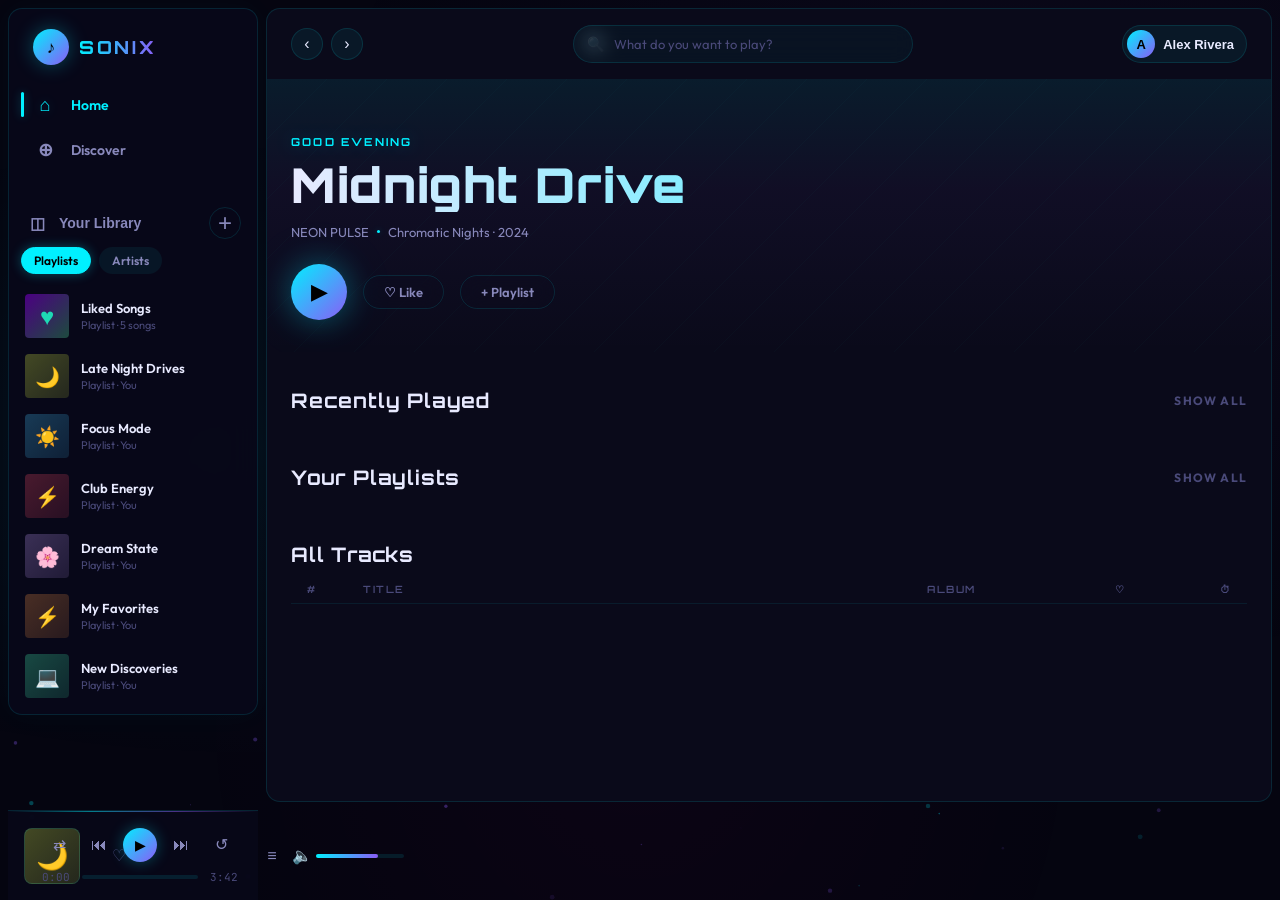
<file: index.html>
<!DOCTYPE html>
<html lang="en">
<head>
  <meta charset="UTF-8"/>
  <meta name="viewport" content="width=device-width, initial-scale=1.0"/>
  <meta name="description" content="SONIX — A futuristic music player experience. Discover, play, and feel the future of sound."/>
  <title>SONIX — Home</title>
  <link rel="stylesheet" href="styles/global.css"/>
</head>
<body>
<canvas id="particleCanvas"></canvas>
<div class="sidebar-overlay" onclick="closeMobileSidebar()"></div>
<div class="app-layout">

  <!-- SIDEBAR (injected by JS) -->
  <div id="sidebarMount"></div>

  <!-- MAIN -->
  <div class="main-area">
    <div class="topbar" id="topbar">
      <div class="topbar-left">
        <button class="mobile-menu-btn" onclick="toggleSidebar()" aria-label="Menu">☰</button>
        <button class="nav-arrow" onclick="history.back()">‹</button>
        <button class="nav-arrow" onclick="history.forward()">›</button>
      </div>
      <div class="topbar-search">
        <span class="search-icon-label">🔍</span>
        <input class="search-input" id="searchInput" type="text" placeholder="What do you want to play?" oninput="filterTracks(this.value)"/>
      </div>
      <div class="topbar-right">
        <button class="user-btn">
          <div class="user-av">A</div>
          <span class="user-lbl">Alex Rivera</span>
        </button>
      </div>
    </div>

    <div class="page-scroll" id="pageScroll">

      <!-- Hero gradient based on current track -->
      <div class="page-hero" id="pageHero" style="--hero-color:#1d4b3e;">
        <div id="heroContent">
          <div class="hero-label">Good evening</div>
          <h1 class="hero-h1" id="heroTitle">Midnight Drive</h1>
          <div class="hero-sub">
            <span id="heroArtist">NEON PULSE</span>
            <span class="hero-dot"></span>
            <span id="heroAlbum">Chromatic Nights · 2024</span>
          </div>
          <div class="hero-actions">
            <button class="btn-play-big" onclick="togglePlay()" id="heroPlayBtn">▶</button>
            <button class="btn-ghost" onclick="toggleLikeHero()" id="heroLikeBtn">♡ Like</button>
            <button class="btn-ghost" onclick="openCreateModal()">+ Playlist</button>
          </div>
        </div>
      </div>

      <!-- Recently Played -->
      <div class="section-head">
        <h2 class="section-title">Recently Played</h2>
        <button class="show-all-btn" onclick="toggleShowAll()">Show all</button>
      </div>
      <div class="card-grid" id="recentGrid"></div>

      <!-- Your Playlists -->
      <div class="section-head">
        <h2 class="section-title">Your Playlists</h2>
        <button class="show-all-btn" onclick="window.location.href='playlist.html'">Show all</button>
      </div>
      <div class="card-grid" id="playlistGrid"></div>

      <!-- All Tracks -->
      <div class="section-head">
        <h2 class="section-title" id="tracklistTitle">All Tracks</h2>
      </div>
      <div class="tl-head">
        <div class="tl-col">#</div>
        <div class="tl-col">Title</div>
        <div class="tl-col">Album</div>
        <div class="tl-col">♡</div>
        <div class="tl-col right">⏱</div>
      </div>
      <div id="trackList"></div>

    </div>
  </div>

  <!-- PLAYER BAR (injected by JS) -->
  <div id="playerMount"></div>
  <!-- BOTTOM NAV (injected by JS) -->
  <div id="bottomNavMount"></div>
</div>

<!-- Create Playlist Modal -->
<div class="modal-overlay" id="createModal" onclick="closeModalBg(event)">
  <div class="modal-box">
    <div class="modal-title">Create playlist</div>
    <input type="text" class="modal-input" id="plNameInput" placeholder="My Playlist #1"/>
    <input type="text" class="modal-input" id="plDescInput" placeholder="Add an optional description"/>
    <div class="modal-acts">
      <button class="btn-cancel-m" onclick="closeModal()">Cancel</button>
      <button class="btn-create-m" onclick="createPlaylist()">Create</button>
    </div>
  </div>
</div>

<script src="scripts/data.js"></script>
<script src="scripts/layout.js"></script>
<script src="scripts/player.js"></script>
<script>
document.addEventListener('DOMContentLoaded', () => {
  document.getElementById('sidebarMount').innerHTML = renderSidebar('home');
  document.getElementById('playerMount').innerHTML = renderPlayerBar();
  document.getElementById('bottomNavMount').innerHTML = renderBottomNav('home');

  updateHero();
  renderRecentGrid();
  renderPlaylistGrid();
  renderTrackList(TRACKS);
});

function updateHero() {
  const track = appState.queue[appState.currentTrackIndex] || TRACKS[0];
  document.getElementById('heroTitle').textContent = track.title;
  document.getElementById('heroArtist').textContent = track.artist;
  document.getElementById('heroAlbum').textContent = `${track.album} · ${track.year}`;
  document.getElementById('pageHero').style.setProperty('--hero-color', hexToRgb(track.color));
  document.getElementById('heroPlayBtn').textContent = appState.isPlaying ? '⏸' : '▶';
  const likeBtn = document.getElementById('heroLikeBtn');
  likeBtn.textContent = track.liked ? '♥ Liked' : '♡ Like';
  likeBtn.style.color = track.liked ? 'var(--accent)' : '';
}

function hexToRgb(hex) {
  const r = parseInt(hex.slice(1,3),16), g = parseInt(hex.slice(3,5),16), b = parseInt(hex.slice(5,7),16);
  return `rgb(${Math.round(r*0.15)}, ${Math.round(g*0.3)}, ${Math.round(b*0.25)})`;
}

function renderRecentGrid() {
  const recent = [...TRACKS].slice(0,6);
  document.getElementById('recentGrid').innerHTML = recent.map((track,i) => `
    <div class="music-card fade-up" style="animation-delay:${i*0.05}s" onclick="playTrack(${i})">
      <div class="card-art" style="background: linear-gradient(135deg,${track.color}44,${track.color}11)">
        ${track.emoji}
        <button class="card-play" onclick="event.stopPropagation();playTrack(${i})">▶</button>
      </div>
      <div class="card-title">${track.title}</div>
      <div class="card-sub">${track.artist} · ${track.genre}</div>
    </div>
  `).join('');
}

function renderPlaylistGrid() {
  document.getElementById('playlistGrid').innerHTML = PLAYLISTS.slice(0,6).map((pl,i) => {
    const ft = TRACKS.find(t => t.id === pl.trackIds[0]);
    return `
    <div class="music-card fade-up" style="animation-delay:${i*0.05}s" onclick="playPlaylistCard(${pl.id})">
      <div class="card-art" style="background: linear-gradient(135deg,${pl.color}44,${pl.color}11)">
        ${ft?.emoji || '🎵'}
        <button class="card-play" onclick="event.stopPropagation();playPlaylistCard(${pl.id})">▶</button>
      </div>
      <div class="card-title">${pl.name}</div>
      <div class="card-sub">${pl.trackIds.length} tracks · ${pl.tag}</div>
    </div>`
  }).join('');
}

let filteredTracks = TRACKS;
function renderTrackList(tracks) {
  filteredTracks = tracks;
  document.getElementById('trackList').innerHTML = tracks.map((track, i) => {
    const isPlaying = appState.queue[appState.currentTrackIndex]?.id === track.id && appState.isPlaying;
    return `
    <div class="track-row ${appState.queue[appState.currentTrackIndex]?.id === track.id ? 'now-playing' : ''}" onclick="playTrackById(${track.id})">
      <div class="tr-num-wrap">
        <span class="tr-num">${isPlaying ? '' : (i+1)}</span>
        <span class="tr-play-ico">${isPlaying ? '<div class="eq"><span></span><span></span><span></span></div>' : '▶'}</span>
      </div>
      <div class="tr-info">
        <div class="tr-thumb" style="background:linear-gradient(135deg,${track.color}44,${track.color}11)">${track.emoji}</div>
        <div>
          <div class="tr-title">${track.title}</div>
          <div class="tr-artist">${track.artist}</div>
        </div>
      </div>
      <div class="tr-album">${track.album}</div>
      <button class="track-like ${track.liked?'liked':''}" onclick="likeTrack(event,${track.id})">${track.liked?'♥':'♡'}</button>
      <div class="tr-dur">${track.duration}</div>
    </div>`;
  }).join('');
}

function filterTracks(query) {
  const q = query.toLowerCase().trim();
  if (!q) {
    document.getElementById('tracklistTitle').textContent = 'All Tracks';
    renderTrackList(TRACKS);
    return;
  }
  const filtered = TRACKS.filter(t =>
    t.title.toLowerCase().includes(q) ||
    t.artist.toLowerCase().includes(q) ||
    t.album.toLowerCase().includes(q) ||
    t.genre.toLowerCase().includes(q)
  );
  document.getElementById('tracklistTitle').textContent = `Search results (${filtered.length})`;
  renderTrackList(filtered);
}

function playTrack(idx) {
  appState.queue = TRACKS;
  appState.currentTrackIndex = idx;
  appState.isPlaying = true; _progress = 0; appState.progress = 0;
  saveState();
  refreshPlayerBar();
  updateHero();
  startProgress();
  renderTrackList(filteredTracks);
  document.getElementById('pbPlay').textContent = '⏸';
}

function playTrackById(id) {
  const idx = TRACKS.findIndex(t => t.id === id);
  if (idx >= 0) playTrack(idx);
}

function playPlaylistCard(id) {
  const pl = PLAYLISTS.find(p => p.id === id);
  if (!pl) return;
  appState.queue = pl.trackIds.map(i => TRACKS.find(t=>t.id===i)).filter(Boolean);
  appState.currentTrackIndex = 0;
  appState.isPlaying = true; _progress = 0; appState.progress = 0;
  saveState();
  refreshPlayerBar();
  updateHero();
  startProgress();
}

function likeTrack(event, id) {
  event.stopPropagation();
  const track = TRACKS.find(t => t.id === id);
  if (!track) return;
  track.liked = !track.liked;
  const btn = event.currentTarget;
  btn.textContent = track.liked ? '♥' : '♡';
  btn.classList.toggle('liked', track.liked);
  btn.style.opacity = '1';
  saveState();
}

function toggleLikeHero() {
  const track = appState.queue[appState.currentTrackIndex] || TRACKS[0];
  track.liked = !track.liked;
  const orig = TRACKS.find(t=>t.id===track.id);
  if (orig) orig.liked = track.liked;
  updateHero();
  saveState();
}

let showAll = false;
function toggleShowAll() {
  showAll = !showAll;
  document.querySelector('#recentGrid').style.display = showAll ? 'grid' : '';
}

// Modal
function openCreateModal() {
  document.getElementById('createModal').classList.add('open');
  setTimeout(()=>document.getElementById('plNameInput').focus(),200);
}
function closeModal() { document.getElementById('createModal').classList.remove('open'); }
function closeModalBg(e) { if(e.target===document.getElementById('createModal')) closeModal(); }
function createPlaylist() {
  const name = document.getElementById('plNameInput').value.trim();
  if (!name) return;
  alert(`Playlist "${name}" created! Find it in the Playlists tab.`);
  closeModal();
  document.getElementById('plNameInput').value = '';
  document.getElementById('plDescInput').value = '';
}
</script>
<script src="scripts/particles.js"></script>
</body>
</html>
</file>
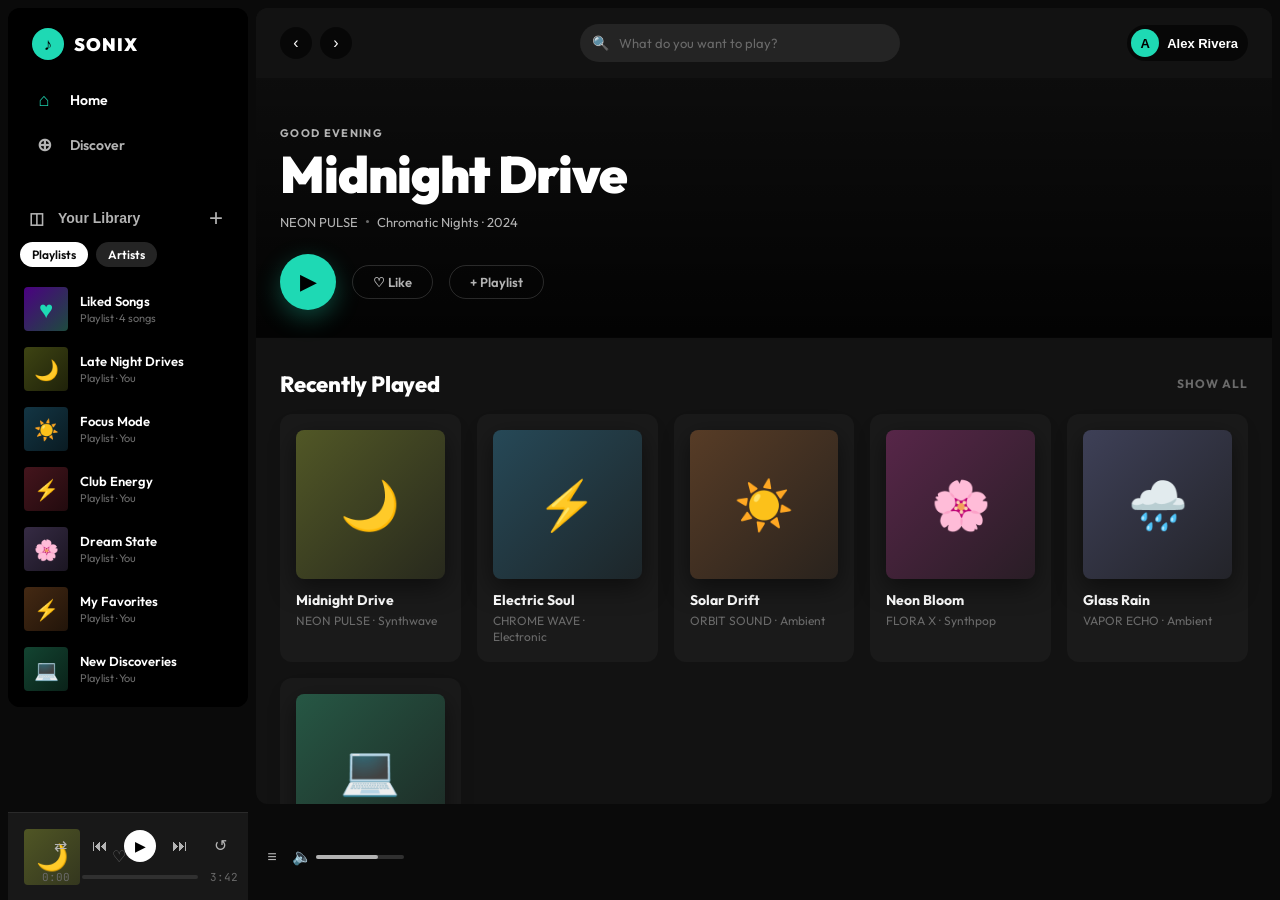
<file: sonix-music-player/index.html>
<!DOCTYPE html>
<html lang="en">
<head>
  <meta charset="UTF-8"/>
  <meta name="viewport" content="width=device-width, initial-scale=1.0"/>
  <title>SONIX — Home</title>
  <link rel="stylesheet" href="styles/global.css"/>
</head>
<body>
<div class="app-layout">

  <!-- SIDEBAR (injected by JS) -->
  <div id="sidebarMount"></div>

  <!-- MAIN -->
  <div class="main-area">
    <div class="topbar" id="topbar">
      <div class="topbar-left">
        <button class="nav-arrow" onclick="history.back()">‹</button>
        <button class="nav-arrow" onclick="history.forward()">›</button>
      </div>
      <div class="topbar-search">
        <span class="search-icon-label">🔍</span>
        <input class="search-input" id="searchInput" type="text" placeholder="What do you want to play?" oninput="filterTracks(this.value)"/>
      </div>
      <div class="topbar-right">
        <button class="user-btn">
          <div class="user-av">A</div>
          <span class="user-lbl">Alex Rivera</span>
        </button>
      </div>
    </div>

    <div class="page-scroll" id="pageScroll">

      <!-- Hero gradient based on current track -->
      <div class="page-hero" id="pageHero" style="--hero-color:#1d4b3e;">
        <div id="heroContent">
          <div class="hero-label">Good evening</div>
          <h1 class="hero-h1" id="heroTitle">Midnight Drive</h1>
          <div class="hero-sub">
            <span id="heroArtist">NEON PULSE</span>
            <span class="hero-dot"></span>
            <span id="heroAlbum">Chromatic Nights · 2024</span>
          </div>
          <div class="hero-actions">
            <button class="btn-play-big" onclick="togglePlay()" id="heroPlayBtn">▶</button>
            <button class="btn-ghost" onclick="toggleLikeHero()" id="heroLikeBtn">♡ Like</button>
            <button class="btn-ghost" onclick="openCreateModal()">+ Playlist</button>
          </div>
        </div>
      </div>

      <!-- Recently Played -->
      <div class="section-head">
        <h2 class="section-title">Recently Played</h2>
        <button class="show-all-btn" onclick="toggleShowAll()">Show all</button>
      </div>
      <div class="card-grid" id="recentGrid"></div>

      <!-- Your Playlists -->
      <div class="section-head">
        <h2 class="section-title">Your Playlists</h2>
        <button class="show-all-btn" onclick="window.location.href='playlist.html'">Show all</button>
      </div>
      <div class="card-grid" id="playlistGrid"></div>

      <!-- All Tracks -->
      <div class="section-head">
        <h2 class="section-title" id="tracklistTitle">All Tracks</h2>
      </div>
      <div class="tl-head">
        <div class="tl-col">#</div>
        <div class="tl-col">Title</div>
        <div class="tl-col">Album</div>
        <div class="tl-col">♡</div>
        <div class="tl-col right">⏱</div>
      </div>
      <div id="trackList"></div>

    </div>
  </div>

  <!-- PLAYER BAR (injected by JS) -->
  <div id="playerMount"></div>
</div>

<!-- Create Playlist Modal -->
<div class="modal-overlay" id="createModal" onclick="closeModalBg(event)">
  <div class="modal-box">
    <div class="modal-title">Create playlist</div>
    <input type="text" class="modal-input" id="plNameInput" placeholder="My Playlist #1"/>
    <input type="text" class="modal-input" id="plDescInput" placeholder="Add an optional description"/>
    <div class="modal-acts">
      <button class="btn-cancel-m" onclick="closeModal()">Cancel</button>
      <button class="btn-create-m" onclick="createPlaylist()">Create</button>
    </div>
  </div>
</div>

<script src="scripts/data.js"></script>
<script src="scripts/layout.js"></script>
<script src="scripts/player.js"></script>
<script>
document.addEventListener('DOMContentLoaded', () => {
  document.getElementById('sidebarMount').innerHTML = renderSidebar('home');
  document.getElementById('playerMount').innerHTML = renderPlayerBar();

  updateHero();
  renderRecentGrid();
  renderPlaylistGrid();
  renderTrackList(TRACKS);
});

function updateHero() {
  const track = appState.queue[appState.currentTrackIndex] || TRACKS[0];
  document.getElementById('heroTitle').textContent = track.title;
  document.getElementById('heroArtist').textContent = track.artist;
  document.getElementById('heroAlbum').textContent = `${track.album} · ${track.year}`;
  document.getElementById('pageHero').style.setProperty('--hero-color', hexToRgb(track.color));
  document.getElementById('heroPlayBtn').textContent = appState.isPlaying ? '⏸' : '▶';
  const likeBtn = document.getElementById('heroLikeBtn');
  likeBtn.textContent = track.liked ? '♥ Liked' : '♡ Like';
  likeBtn.style.color = track.liked ? 'var(--accent)' : '';
}

function hexToRgb(hex) {
  const r = parseInt(hex.slice(1,3),16), g = parseInt(hex.slice(3,5),16), b = parseInt(hex.slice(5,7),16);
  return `rgb(${Math.round(r*0.15)}, ${Math.round(g*0.3)}, ${Math.round(b*0.25)})`;
}

function renderRecentGrid() {
  const recent = [...TRACKS].slice(0,6);
  document.getElementById('recentGrid').innerHTML = recent.map((track,i) => `
    <div class="music-card fade-up" style="animation-delay:${i*0.05}s" onclick="playTrack(${i})">
      <div class="card-art" style="background: linear-gradient(135deg,${track.color}44,${track.color}11)">
        ${track.emoji}
        <button class="card-play" onclick="event.stopPropagation();playTrack(${i})">▶</button>
      </div>
      <div class="card-title">${track.title}</div>
      <div class="card-sub">${track.artist} · ${track.genre}</div>
    </div>
  `).join('');
}

function renderPlaylistGrid() {
  document.getElementById('playlistGrid').innerHTML = PLAYLISTS.slice(0,6).map((pl,i) => {
    const ft = TRACKS.find(t => t.id === pl.trackIds[0]);
    return `
    <div class="music-card fade-up" style="animation-delay:${i*0.05}s" onclick="playPlaylistCard(${pl.id})">
      <div class="card-art" style="background: linear-gradient(135deg,${pl.color}44,${pl.color}11)">
        ${ft?.emoji || '🎵'}
        <button class="card-play" onclick="event.stopPropagation();playPlaylistCard(${pl.id})">▶</button>
      </div>
      <div class="card-title">${pl.name}</div>
      <div class="card-sub">${pl.trackIds.length} tracks · ${pl.tag}</div>
    </div>`
  }).join('');
}

let filteredTracks = TRACKS;
function renderTrackList(tracks) {
  filteredTracks = tracks;
  document.getElementById('trackList').innerHTML = tracks.map((track, i) => {
    const isPlaying = appState.queue[appState.currentTrackIndex]?.id === track.id && appState.isPlaying;
    return `
    <div class="track-row ${appState.queue[appState.currentTrackIndex]?.id === track.id ? 'now-playing' : ''}" ondblclick="playTrackById(${track.id})">
      <div class="tr-num-wrap">
        <span class="tr-num">${isPlaying ? '' : (i+1)}</span>
        <span class="tr-play-ico">${isPlaying ? '<div class="eq"><span></span><span></span><span></span></div>' : '▶'}</span>
      </div>
      <div class="tr-info">
        <div class="tr-thumb" style="background:linear-gradient(135deg,${track.color}44,${track.color}11)">${track.emoji}</div>
        <div>
          <div class="tr-title">${track.title}</div>
          <div class="tr-artist">${track.artist}</div>
        </div>
      </div>
      <div class="tr-album">${track.album}</div>
      <button class="track-like ${track.liked?'liked':''}" onclick="likeTrack(event,${track.id})">${track.liked?'♥':'♡'}</button>
      <div class="tr-dur">${track.duration}</div>
    </div>`;
  }).join('');
}

function filterTracks(query) {
  const q = query.toLowerCase().trim();
  if (!q) {
    document.getElementById('tracklistTitle').textContent = 'All Tracks';
    renderTrackList(TRACKS);
    return;
  }
  const filtered = TRACKS.filter(t =>
    t.title.toLowerCase().includes(q) ||
    t.artist.toLowerCase().includes(q) ||
    t.album.toLowerCase().includes(q) ||
    t.genre.toLowerCase().includes(q)
  );
  document.getElementById('tracklistTitle').textContent = `Search results (${filtered.length})`;
  renderTrackList(filtered);
}

function playTrack(idx) {
  appState.queue = TRACKS;
  appState.currentTrackIndex = idx;
  appState.isPlaying = true;
  saveState();
  refreshPlayerBar();
  updateHero();
  startProgress();
  renderTrackList(filteredTracks);
  document.getElementById('pbPlay').textContent = '⏸';
}

function playTrackById(id) {
  const idx = TRACKS.findIndex(t => t.id === id);
  if (idx >= 0) playTrack(idx);
}

function playPlaylistCard(id) {
  const pl = PLAYLISTS.find(p => p.id === id);
  if (!pl) return;
  appState.queue = pl.trackIds.map(i => TRACKS.find(t=>t.id===i)).filter(Boolean);
  appState.currentTrackIndex = 0;
  appState.isPlaying = true;
  saveState();
  refreshPlayerBar();
  updateHero();
  startProgress();
}

function likeTrack(event, id) {
  event.stopPropagation();
  const track = TRACKS.find(t => t.id === id);
  if (!track) return;
  track.liked = !track.liked;
  const btn = event.currentTarget;
  btn.textContent = track.liked ? '♥' : '♡';
  btn.classList.toggle('liked', track.liked);
  btn.style.opacity = '1';
  saveState();
}

function toggleLikeHero() {
  const track = appState.queue[appState.currentTrackIndex] || TRACKS[0];
  track.liked = !track.liked;
  const orig = TRACKS.find(t=>t.id===track.id);
  if (orig) orig.liked = track.liked;
  updateHero();
  saveState();
}

let showAll = false;
function toggleShowAll() {
  showAll = !showAll;
  document.querySelector('#recentGrid').style.display = showAll ? 'grid' : '';
}

// Modal
function openCreateModal() {
  document.getElementById('createModal').classList.add('open');
  setTimeout(()=>document.getElementById('plNameInput').focus(),200);
}
function closeModal() { document.getElementById('createModal').classList.remove('open'); }
function closeModalBg(e) { if(e.target===document.getElementById('createModal')) closeModal(); }
function createPlaylist() {
  const name = document.getElementById('plNameInput').value.trim();
  if (!name) return;
  alert(`Playlist "${name}" created! Find it in the Playlists tab.`);
  closeModal();
  document.getElementById('plNameInput').value = '';
  document.getElementById('plDescInput').value = '';
}
</script>
</body>
</html>
</file>
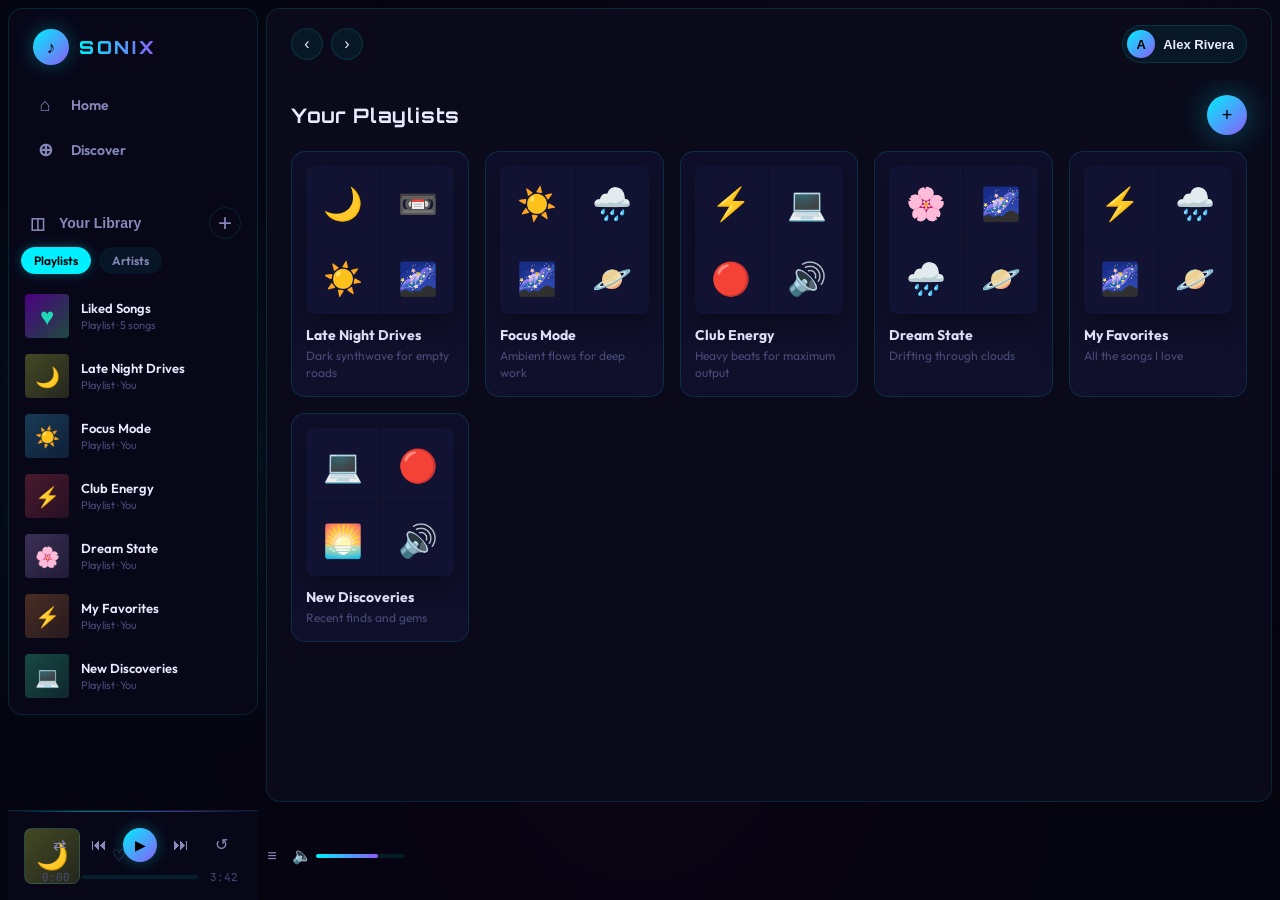
<file: playlist.html>
<!DOCTYPE html>
<html lang="en">
<head>
  <meta charset="UTF-8"/>
  <meta name="viewport" content="width=device-width, initial-scale=1.0"/>
  <title>SONIX — Playlists</title>
  <link rel="stylesheet" href="styles/global.css"/>
</head>
<body>
<div class="app-layout">
  <div id="sidebarMount"></div>

  <div class="main-area">
    <div class="topbar" id="topbar">
      <div class="topbar-left">
        <button class="nav-arrow" onclick="history.back()">‹</button>
        <button class="nav-arrow" onclick="history.forward()">›</button>
      </div>
      <div class="topbar-right">
        <button class="user-btn"><div class="user-av">A</div><span class="user-lbl">Alex Rivera</span></button>
      </div>
    </div>

    <div class="page-scroll" id="pageScroll">

      <!-- Grid View -->
      <div id="gridView">
        <div class="section-head" style="margin-top:16px;">
          <h2 class="section-title">Your Playlists</h2>
          <button class="btn-play-big" onclick="openCreateModal()" title="New playlist" style="width:40px;height:40px;font-size:18px;">+</button>
        </div>
        <div class="card-grid" id="plGrid"></div>
      </div>

      <!-- Detail View -->
      <div id="detailView" style="display:none;">
        <button onclick="showGrid()" style="background:none;border:none;color:var(--text-muted);font-size:13px;font-weight:700;font-family:var(--font);cursor:pointer;display:flex;align-items:center;gap:6px;padding:16px 0 0;transition:color 0.2s;" onmouseover="this.style.color='var(--text-primary)'" onmouseout="this.style.color='var(--text-muted)'">‹ Back</button>
        <div id="detailContent"></div>
      </div>

    </div>
  </div>

  <div id="playerMount"></div>
</div>

<!-- Create Modal -->
<div class="modal-overlay" id="createModal" onclick="closeModalBg(event)">
  <div class="modal-box">
    <div class="modal-title">Create playlist</div>
    <input type="text" class="modal-input" id="plNameInput" placeholder="My Playlist #1"/>
    <input type="text" class="modal-input" id="plDescInput" placeholder="Add an optional description"/>
    <div class="modal-acts">
      <button class="btn-cancel-m" onclick="closeModal()">Cancel</button>
      <button class="btn-create-m" onclick="createPlaylist()">Create</button>
    </div>
  </div>
</div>

<script src="scripts/data.js"></script>
<script src="scripts/layout.js"></script>
<script src="scripts/player.js"></script>
<script>
let localPlaylists = JSON.parse(JSON.stringify(PLAYLISTS));

document.addEventListener('DOMContentLoaded', () => {
  document.getElementById('sidebarMount').innerHTML = renderSidebar('playlists');
  document.getElementById('playerMount').innerHTML = renderPlayerBar();

  const params = new URLSearchParams(window.location.search);
  const id = params.get('id');
  if (id) showDetail(parseInt(id));
  else renderGrid();
});

function renderGrid() {
  document.getElementById('plGrid').innerHTML = localPlaylists.map((pl, i) => {
    const tracks = pl.trackIds.map(id => TRACKS.find(t=>t.id===id)).filter(Boolean);
    const emojis = tracks.slice(0,4).map(t=>t.emoji);
    while (emojis.length < 4) emojis.push('🎵');
    return `
    <div class="music-card fade-up" style="animation-delay:${i*0.05}s" onclick="showDetail(${pl.id})">
      <div class="card-art" style="padding:0;border-radius:var(--radius-sm);overflow:hidden;display:grid;grid-template-columns:1fr 1fr;gap:2px;font-size:32px;">
        ${emojis.map(e=>`<div style="background:var(--bg-card);display:flex;align-items:center;justify-content:center;aspect-ratio:1;">${e}</div>`).join('')}
        <button class="card-play" onclick="event.stopPropagation();playPl(${pl.id})" style="position:absolute;bottom:8px;right:8px;">▶</button>
      </div>
      <div class="card-title">${pl.name}</div>
      <div class="card-sub">${pl.description}</div>
    </div>`;
  }).join('');
}

function showDetail(id) {
  const pl = localPlaylists.find(p=>p.id===id);
  if (!pl) return;
  document.getElementById('gridView').style.display = 'none';
  document.getElementById('detailView').style.display = 'block';

  const tracks = pl.trackIds.map(tid => TRACKS.find(t=>t.id===tid)).filter(Boolean);
  const emojis = tracks.slice(0,4).map(t=>t.emoji);
  while (emojis.length < 4) emojis.push('🎵');

  const totalSec = tracks.reduce((a,t)=>a+t.durationSec,0);
  const hrs = Math.floor(totalSec/3600);
  const mins = Math.floor((totalSec%3600)/60);
  const durStr = hrs > 0 ? `${hrs} hr ${mins} min` : `${mins} min`;

  document.getElementById('detailContent').innerHTML = `
    <div class="page-hero" style="--hero-color:${hexToRgb(pl.color)}; margin:0 -24px; padding:32px 24px 28px; margin-bottom:24px;">
      <div class="pl-hero-wrap">
        <div class="pl-hero-art">
          ${emojis.map(e=>`<div class="pl-hero-cell">${e}</div>`).join('')}
        </div>
        <div>
          <div class="hero-label">Playlist</div>
          <h1 class="hero-h1">${pl.name}</h1>
          <div class="hero-sub">
            <span style="color:var(--text-primary);font-weight:700;">Alex Rivera</span>
            <span class="hero-dot"></span>
            <span>${tracks.length} songs, ${durStr}</span>
          </div>
        </div>
      </div>
    </div>

    <div class="hero-actions" style="margin-bottom:24px; padding:0 0;">
      <button class="btn-play-big" onclick="playPl(${pl.id})">▶</button>
      <button class="btn-ghost" onclick="shufflePl(${pl.id})">⇄ Shuffle</button>
      <button class="btn-icon">•••</button>
    </div>

    <div class="tl-head">
      <div class="tl-col">#</div>
      <div class="tl-col">Title</div>
      <div class="tl-col">Album</div>
      <div class="tl-col">♡</div>
      <div class="tl-col right">⏱</div>
    </div>
    ${tracks.map((track, i) => `
    <div class="track-row" ondblclick="playTrackFromPl(${track.id}, ${pl.id})">
      <div class="tr-num-wrap">
        <span class="tr-num">${i+1}</span>
        <span class="tr-play-ico">▶</span>
      </div>
      <div class="tr-info">
        <div class="tr-thumb" style="background:linear-gradient(135deg,${track.color}44,${track.color}11)">${track.emoji}</div>
        <div>
          <div class="tr-title">${track.title}</div>
          <div class="tr-artist">${track.artist}</div>
        </div>
      </div>
      <div class="tr-album">${track.album}</div>
      <button class="track-like ${track.liked?'liked':''}" onclick="likeT(event,${track.id})">${track.liked?'♥':'♡'}</button>
      <div class="tr-dur">${track.duration}</div>
    </div>`).join('')}
  `;
}

function hexToRgb(hex) {
  if (!hex || hex.length < 7) return '#1d4b3e';
  const r=parseInt(hex.slice(1,3),16), g=parseInt(hex.slice(3,5),16), b=parseInt(hex.slice(5,7),16);
  return `rgb(${Math.round(r*0.12)},${Math.round(g*0.25)},${Math.round(b*0.2)})`;
}

function showGrid() {
  document.getElementById('gridView').style.display = 'block';
  document.getElementById('detailView').style.display = 'none';
  renderGrid();
}

function playPl(id) {
  const pl = localPlaylists.find(p=>p.id===id);
  if (!pl) return;
  appState.queue = pl.trackIds.map(i=>TRACKS.find(t=>t.id===i)).filter(Boolean);
  appState.currentTrackIndex = 0; appState.isPlaying = true;
  saveState(); window.location.href = 'index.html';
}

function shufflePl(id) {
  const pl = localPlaylists.find(p=>p.id===id);
  if (!pl) return;
  const tracks = pl.trackIds.map(i=>TRACKS.find(t=>t.id===i)).filter(Boolean);
  appState.queue = [...tracks].sort(()=>Math.random()-0.5);
  appState.currentTrackIndex = 0; appState.isPlaying = true; appState.isShuffle = true;
  saveState(); window.location.href = 'index.html';
}

function playTrackFromPl(trackId, plId) {
  const pl = localPlaylists.find(p=>p.id===plId);
  if (!pl) return;
  appState.queue = pl.trackIds.map(i=>TRACKS.find(t=>t.id===i)).filter(Boolean);
  appState.currentTrackIndex = appState.queue.findIndex(t=>t.id===trackId);
  appState.isPlaying = true; saveState(); window.location.href = 'index.html';
}

function likeT(e, id) {
  e.stopPropagation();
  const t = TRACKS.find(t=>t.id===id); if (!t) return;
  t.liked = !t.liked;
  e.currentTarget.textContent = t.liked ? '♥' : '♡';
  e.currentTarget.classList.toggle('liked', t.liked);
  e.currentTarget.style.opacity = '1';
  saveState();
}

function openCreateModal() { document.getElementById('createModal').classList.add('open'); setTimeout(()=>document.getElementById('plNameInput').focus(),200); }
function closeModal() { document.getElementById('createModal').classList.remove('open'); }
function closeModalBg(e) { if(e.target===document.getElementById('createModal')) closeModal(); }

const COLORS = ["#1ed9b4","#f5a623","#e8445a","#8b5cf6","#3b82f6","#22c55e"];
const TAGS = ["Electronic","Pop","Rock","Hip-Hop","Jazz","Classical"];

function createPlaylist() {
  const name = document.getElementById('plNameInput').value.trim();
  if (!name) return;
  const desc = document.getElementById('plDescInput').value.trim() || 'A new playlist';
  const idx = localPlaylists.length % COLORS.length;
  localPlaylists.push({ id: Date.now(), name, description: desc, trackIds: [], color: COLORS[idx], tag: TAGS[idx], tagColor: COLORS[idx]+'22', tagTextColor: COLORS[idx] });
  closeModal();
  document.getElementById('plNameInput').value = ''; document.getElementById('plDescInput').value = '';
  renderGrid();
}
</script>
</body>
</html>
</file>
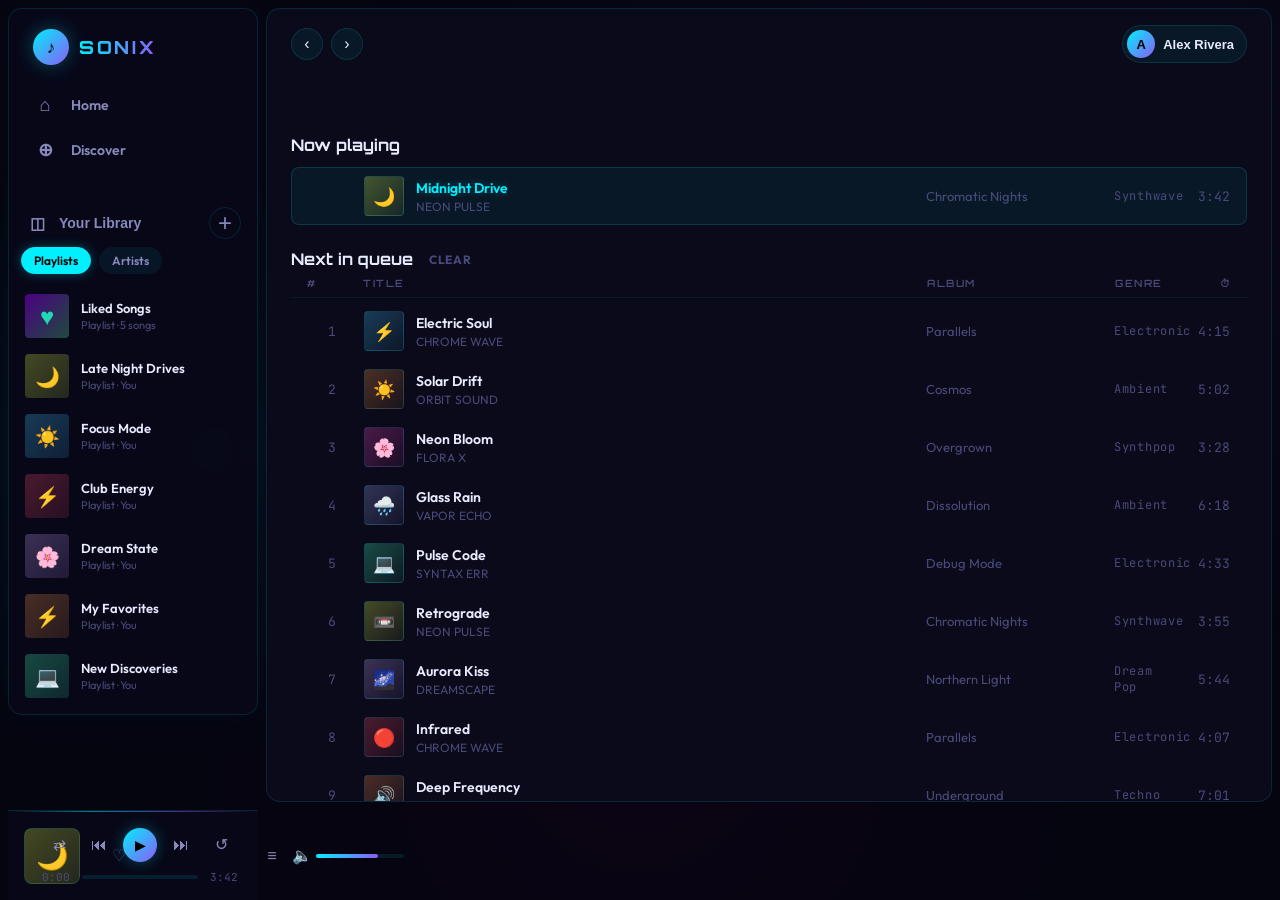
<file: queue.html>
<!DOCTYPE html>
<html lang="en">
<head>
  <meta charset="UTF-8"/>
  <meta name="viewport" content="width=device-width, initial-scale=1.0"/>
  <title>SONIX — Queue</title>
  <link rel="stylesheet" href="styles/global.css"/>
</head>
<body>
<div class="app-layout">
  <div id="sidebarMount"></div>

  <div class="main-area">
    <div class="topbar" id="topbar">
      <div class="topbar-left">
        <button class="nav-arrow" onclick="history.back()">‹</button>
        <button class="nav-arrow" onclick="history.forward()">›</button>
      </div>
      <div class="topbar-right">
        <button class="user-btn"><div class="user-av">A</div><span class="user-lbl">Alex Rivera</span></button>
      </div>
    </div>

    <div class="page-scroll" id="pageScroll">
      <div style="padding: 32px 0 0;">

        <!-- Now Playing -->
        <div class="queue-section-lbl">Now playing</div>
        <div id="nowPlayingRow"></div>

        <!-- Divider -->
        <div style="display:flex;align-items:center;gap:16px; margin:24px 0 8px;">
          <div class="queue-section-lbl" style="padding:0; margin:0;">Next in queue</div>
          <button onclick="clearQueue()" style="background:none;border:none;color:var(--text-muted);font-size:12px;font-weight:700;font-family:var(--font);cursor:pointer;letter-spacing:0.06em;text-transform:uppercase;padding:0;transition:color 0.2s;" onmouseover="this.style.color='var(--text-primary)'" onmouseout="this.style.color='var(--text-muted)'">Clear</button>
        </div>

        <div class="tl-head">
          <div class="tl-col">#</div>
          <div class="tl-col">Title</div>
          <div class="tl-col">Album</div>
          <div class="tl-col">Genre</div>
          <div class="tl-col right">⏱</div>
        </div>
        <div id="queueList"></div>

      </div>
    </div>
  </div>

  <div id="playerMount"></div>
</div>

<!-- Modal -->
<div class="modal-overlay" id="createModal" onclick="closeModalBg(event)">
  <div class="modal-box">
    <div class="modal-title">Create playlist</div>
    <input type="text" class="modal-input" id="plNameInput" placeholder="My Playlist #1"/>
    <div class="modal-acts">
      <button class="btn-cancel-m" onclick="closeModal()">Cancel</button>
      <button class="btn-create-m" onclick="closeModal()">Create</button>
    </div>
  </div>
</div>

<script src="scripts/data.js"></script>
<script src="scripts/layout.js"></script>
<script src="scripts/player.js"></script>
<script>
document.addEventListener('DOMContentLoaded', () => {
  document.getElementById('sidebarMount').innerHTML = renderSidebar('queue');
  document.getElementById('playerMount').innerHTML = renderPlayerBar();
  renderNowPlaying();
  renderQueueList();
});

function renderNowPlaying() {
  const track = appState.queue[appState.currentTrackIndex];
  if (!track) return;
  document.getElementById('nowPlayingRow').innerHTML = `
    <div class="track-row now-playing" style="cursor:default;">
      <div class="tr-num-wrap">
        <span class="tr-num" style="display:none;"></span>
        <span class="tr-play-ico"><div class="eq"><span></span><span></span><span></span></div></span>
      </div>
      <div class="tr-info">
        <div class="tr-thumb" style="background:linear-gradient(135deg,${track.color}44,${track.color}11)">${track.emoji}</div>
        <div>
          <div class="tr-title">${track.title}</div>
          <div class="tr-artist">${track.artist}</div>
        </div>
      </div>
      <div class="tr-album">${track.album}</div>
      <div style="font-size:12px;color:var(--text-muted);font-family:var(--font-mono);letter-spacing:0.06em;">${track.genre}</div>
      <div class="tr-dur">${track.duration}</div>
    </div>`;
}

function renderQueueList() {
  const queue = appState.queue;
  const startIdx = appState.currentTrackIndex + 1;
  const upcoming = [];
  for (let i = startIdx; i < queue.length; i++) upcoming.push({ track: queue[i], origIdx: i });
  // wrap around
  for (let i = 0; i < appState.currentTrackIndex; i++) upcoming.push({ track: queue[i], origIdx: i });

  document.getElementById('queueList').innerHTML = upcoming.map(({ track, origIdx }, i) => `
    <div class="track-row" ondblclick="jumpTo(${origIdx})">
      <div class="tr-num-wrap">
        <span class="tr-num">${i+1}</span>
        <span class="tr-play-ico">▶</span>
      </div>
      <div class="tr-info">
        <div class="tr-thumb" style="background:linear-gradient(135deg,${track.color}44,${track.color}11)">${track.emoji}</div>
        <div>
          <div class="tr-title">${track.title}</div>
          <div class="tr-artist">${track.artist}</div>
        </div>
      </div>
      <div class="tr-album">${track.album}</div>
      <div style="font-size:12px;color:var(--text-muted);font-family:var(--font-mono);letter-spacing:0.06em;">${track.genre}</div>
      <div class="tr-dur" style="display:flex;align-items:center;justify-content:flex-end;gap:8px;">
        <button onclick="removeFrom(${origIdx})" style="background:none;border:none;color:var(--text-muted);cursor:pointer;font-size:14px;opacity:0;transition:opacity 0.2s;" class="remove-btn">✕</button>
        ${track.duration}
      </div>
    </div>
  `).join('');

  // hover show remove buttons
  document.querySelectorAll('.track-row').forEach(row => {
    row.addEventListener('mouseenter', () => {
      const btn = row.querySelector('.remove-btn');
      if (btn) btn.style.opacity = '1';
    });
    row.addEventListener('mouseleave', () => {
      const btn = row.querySelector('.remove-btn');
      if (btn) btn.style.opacity = '0';
    });
  });
}

function jumpTo(idx) {
  appState.currentTrackIndex = idx;
  appState.isPlaying = true;
  saveState();
  window.location.href = 'index.html';
}

function removeFrom(idx) {
  if (appState.queue.length <= 1) return;
  appState.queue.splice(idx, 1);
  if (appState.currentTrackIndex >= appState.queue.length) appState.currentTrackIndex = 0;
  saveState();
  renderQueueList();
}

function clearQueue() {
  const current = appState.queue[appState.currentTrackIndex];
  appState.queue = current ? [current] : [...TRACKS];
  appState.currentTrackIndex = 0;
  saveState();
  renderQueueList();
}

function openCreateModal() { document.getElementById('createModal').classList.add('open'); }
function closeModal() { document.getElementById('createModal').classList.remove('open'); }
function closeModalBg(e) { if(e.target===document.getElementById('createModal')) closeModal(); }
</script>
</body>
</html>
</file>
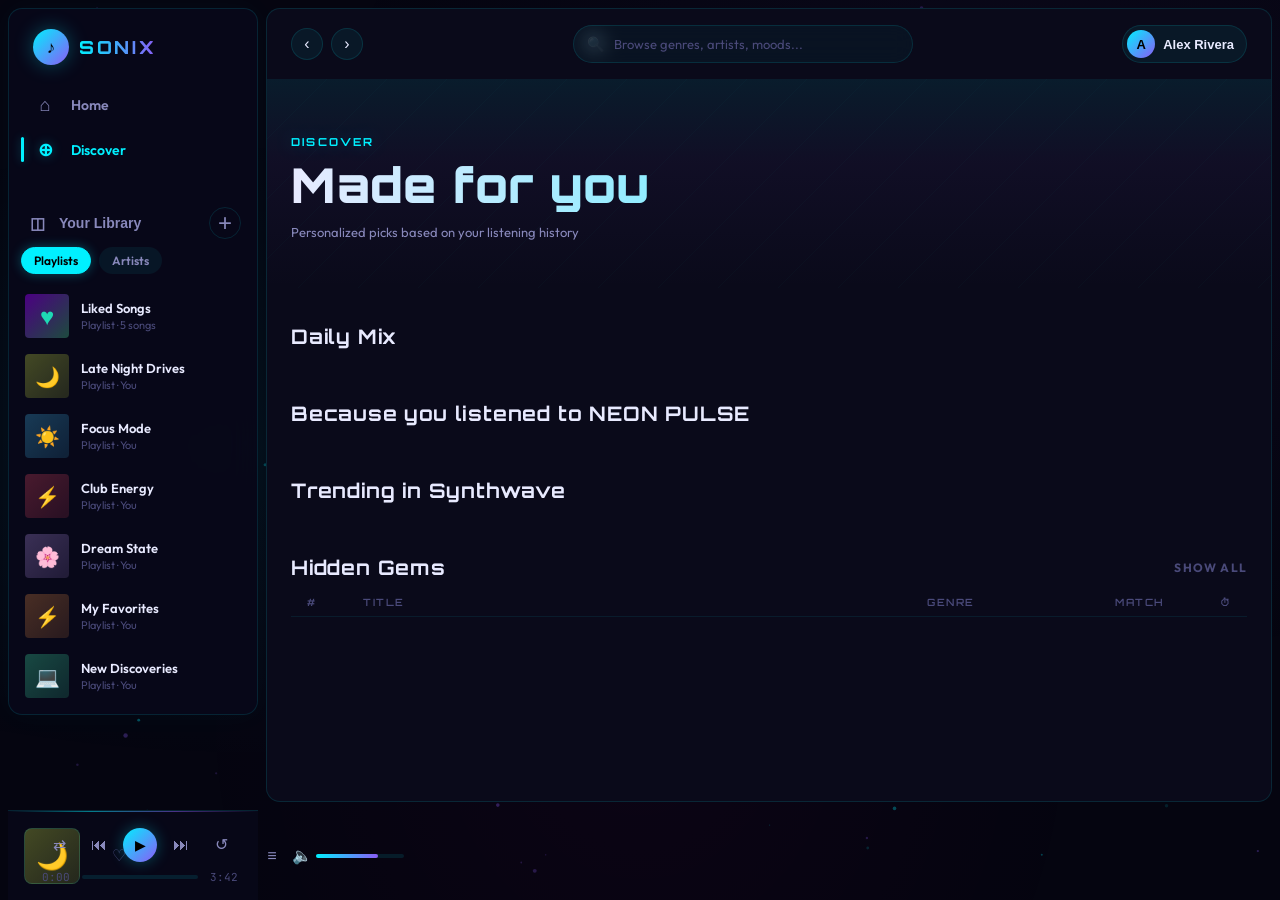
<file: recommendations.html>
<!DOCTYPE html>
<html lang="en">
<head>
  <meta charset="UTF-8"/>
  <meta name="viewport" content="width=device-width, initial-scale=1.0"/>
  <title>SONIX — Discover</title>
  <link rel="stylesheet" href="styles/global.css"/>
</head>
<body>
<canvas id="particleCanvas"></canvas>
<div class="sidebar-overlay" onclick="closeMobileSidebar()"></div>
<div class="app-layout">
  <div id="sidebarMount"></div>

  <div class="main-area">
    <div class="topbar" id="topbar">
      <div class="topbar-left">
        <button class="mobile-menu-btn" onclick="toggleSidebar()" aria-label="Menu">☰</button>
        <button class="nav-arrow" onclick="history.back()">‹</button>
        <button class="nav-arrow" onclick="history.forward()">›</button>
      </div>
      <div class="topbar-search">
        <span class="search-icon-label">🔍</span>
        <input class="search-input" id="searchInput" type="text" placeholder="Browse genres, artists, moods..." oninput="filterRecs(this.value)"/>
      </div>
      <div class="topbar-right">
        <button class="user-btn"><div class="user-av">A</div><span class="user-lbl">Alex Rivera</span></button>
      </div>
    </div>

    <div class="page-scroll" id="pageScroll">

      <!-- Hero -->
      <div class="page-hero" style="--hero-color: rgb(10, 28, 40);">
        <div class="hero-label">Discover</div>
        <h1 class="hero-h1">Made for you</h1>
        <div class="hero-sub">Personalized picks based on your listening history</div>
        <!-- Genre Filter Pills -->
        <div class="genre-pills" id="genrePills"></div>
      </div>

      <!-- Daily Mix cards -->
      <div class="section-head">
        <h2 class="section-title">Daily Mix</h2>
      </div>
      <div class="card-grid" id="dailyMix"></div>

      <!-- Because you listened to -->
      <div class="section-head">
        <h2 class="section-title" id="becauseTitle">Because you listened to NEON PULSE</h2>
      </div>
      <div class="card-grid" id="becauseGrid"></div>

      <!-- Trending in genre -->
      <div class="section-head">
        <h2 class="section-title" id="trendingTitle">Trending in Synthwave</h2>
      </div>
      <div class="card-grid" id="trendingGrid"></div>

      <!-- Hidden Gems tracklist -->
      <div class="section-head">
        <h2 class="section-title">Hidden Gems</h2>
        <button class="show-all-btn">Show all</button>
      </div>
      <div class="tl-head">
        <div class="tl-col">#</div>
        <div class="tl-col">Title</div>
        <div class="tl-col">Genre</div>
        <div class="tl-col">Match</div>
        <div class="tl-col right">⏱</div>
      </div>
      <div id="gemsList"></div>

    </div>
  </div>

  <div id="playerMount"></div>
  <div id="bottomNavMount"></div>
</div>

<div class="modal-overlay" id="createModal" onclick="closeModalBg(event)">
  <div class="modal-box">
    <div class="modal-title">Create playlist</div>
    <input type="text" class="modal-input" id="plNameInput" placeholder="My Playlist #1"/>
    <div class="modal-acts">
      <button class="btn-cancel-m" onclick="closeModal()">Cancel</button>
      <button class="btn-create-m" onclick="closeModal()">Create</button>
    </div>
  </div>
</div>

<script src="scripts/data.js"></script>
<script src="scripts/layout.js"></script>
<script src="scripts/player.js"></script>
<script>
const REC_TRACKS = [
  { id:101, title:"Neon Highway", artist:"VOLTAGE RUSH", genre:"Synthwave", emoji:"🛣️", color:"#e8ff47", matchPct:97, tags:["Synthwave","Dark"], similarTo:"NEON PULSE", duration:"3:28", durationSec:208 },
  { id:102, title:"After Hours Protocol", artist:"GHOST NET", genre:"Synthwave", emoji:"🌃", color:"#a0a8ff", matchPct:94, tags:["Synthwave","Atmospheric"], similarTo:"NEON PULSE", duration:"4:12", durationSec:252 },
  { id:103, title:"Cascade Loop", artist:"SIGNAL LOSS", genre:"Electronic", emoji:"🔄", color:"#47c8ff", matchPct:91, tags:["Electronic","Glitch"], similarTo:"CHROME WAVE", duration:"3:55", durationSec:235 },
  { id:104, title:"Void Garden", artist:"TERRA NULL", genre:"Ambient", emoji:"🌿", color:"#47ffb8", matchPct:88, tags:["Ambient","Organic"], similarTo:"ORBIT SOUND", duration:"5:44", durationSec:344 },
  { id:105, title:"Static Dream", artist:"MEMBRANE", genre:"Dream Pop", emoji:"☁️", color:"#c8a0ff", matchPct:85, tags:["Dream Pop","Soft"], similarTo:"DREAMSCAPE", duration:"4:01", durationSec:241 },
  { id:106, title:"Datamosh", artist:"BIT DECAY", genre:"Electronic", emoji:"📡", color:"#ff9947", matchPct:82, tags:["Electronic","Experimental"], similarTo:"SYNTAX ERR", duration:"3:44", durationSec:224 },
  { id:107, title:"Phase Shift", artist:"QUANTUM BASS", genre:"Techno", emoji:"🎛️", color:"#ff4e6a", matchPct:79, tags:["Techno","Hard"], similarTo:"BASSLINE", duration:"6:22", durationSec:382 },
  { id:108, title:"Carbon Echo", artist:"THERMAL DRIFT", genre:"Ambient", emoji:"💨", color:"#a0e8ff", matchPct:76, tags:["Ambient","Drone"], similarTo:"VAPOR ECHO", duration:"7:15", durationSec:435 },
  { id:109, title:"Retrowave City", artist:"OUTRUN X", genre:"Synthwave", emoji:"🏙️", color:"#ff47c8", matchPct:95, tags:["Synthwave","Retro"], similarTo:"NEON PULSE", duration:"3:33", durationSec:213 },
  { id:110, title:"Frequency Bath", artist:"WAVE POOL", genre:"Ambient", emoji:"🌊", color:"#47c8e8", matchPct:87, tags:["Ambient","Meditative"], similarTo:"ORBIT SOUND", duration:"8:01", durationSec:481 },
  { id:111, title:"Neon Dusk", artist:"PRISM CUT", genre:"Synthwave", emoji:"🌆", color:"#ffcc47", matchPct:92, tags:["Synthwave","Melodic"], similarTo:"NEON PULSE", duration:"4:19", durationSec:259 },
  { id:112, title:"Electric Bloom", artist:"CURRENT WAVE", genre:"Electronic", emoji:"🌺", color:"#47ffa0", matchPct:83, tags:["Electronic","Uplifting"], similarTo:"CHROME WAVE", duration:"3:51", durationSec:231 },
];

const GENRES = ['All', 'Synthwave', 'Electronic', 'Ambient', 'Dream Pop', 'Techno'];
let activeGenre = 'All';
let liked = {};

document.addEventListener('DOMContentLoaded', () => {
  document.getElementById('sidebarMount').innerHTML = renderSidebar('discover');
  document.getElementById('playerMount').innerHTML = renderPlayerBar();
  document.getElementById('bottomNavMount').innerHTML = renderBottomNav('discover');
  renderPills();
  renderAll();
});

function renderPills() {
  document.getElementById('genrePills').innerHTML = GENRES.map(g => `
    <button class="g-pill ${g===activeGenre?'active':''}" onclick="setGenre('${g}')">${g}</button>
  `).join('');
}

function setGenre(g) { activeGenre = g; renderPills(); renderAll(); }

function getFiltered() {
  if (activeGenre === 'All') return REC_TRACKS;
  return REC_TRACKS.filter(t => t.genre === activeGenre);
}

function renderAll() {
  const filtered = getFiltered();
  const topArtist = USER.topArtists[0].name;
  const topGenre = USER.genreBreakdown[0].genre;

  document.getElementById('becauseTitle').textContent = `Because you listened to ${topArtist}`;
  document.getElementById('trendingTitle').textContent = `Trending in ${topGenre}`;

  // Daily Mix (random selection)
  const daily = [...filtered].sort(() => Math.random() - 0.5).slice(0, 6);
  renderCards('dailyMix', daily, true);

  // Because you listened to
  const because = filtered.filter(t => t.similarTo === topArtist).slice(0, 6);
  renderCards('becauseGrid', because.length ? because : filtered.slice(0, 6));

  // Trending in genre
  const trending = filtered.filter(t => t.genre === topGenre).slice(0, 6);
  renderCards('trendingGrid', trending.length ? trending : filtered.slice(2, 8));

  // Hidden gems tracklist
  const gems = [...filtered].sort((a,b) => a.matchPct - b.matchPct).slice(0, 8);
  renderGemsList(gems);
}

function renderCards(containerId, tracks, showBadge = false) {
  const el = document.getElementById(containerId);
  if (!tracks.length) {
    el.innerHTML = '<div style="color:var(--text-muted);font-size:13px;grid-column:1/-1;padding:16px 0;">No tracks for this filter.</div>';
    return;
  }
  el.innerHTML = tracks.map((track, i) => `
    <div class="music-card fade-up" style="animation-delay:${i*0.05}s" onclick="playRec(${track.id})">
      <div class="card-art" style="background:linear-gradient(135deg,${track.color}44,${track.color}11); position:relative;">
        ${track.emoji}
        ${showBadge ? `<div class="rec-badge">${track.matchPct}%</div>` : ''}
        <button class="card-play" onclick="event.stopPropagation();playRec(${track.id})">▶</button>
      </div>
      <div class="card-title">${track.title}</div>
      <div class="card-sub">${track.artist} · ${track.genre}</div>
    </div>
  `).join('');
}

function renderGemsList(tracks) {
  document.getElementById('gemsList').innerHTML = tracks.map((track, i) => `
    <div class="track-row" ondblclick="playRec(${track.id})">
      <div class="tr-num-wrap">
        <span class="tr-num">${i+1}</span>
        <span class="tr-play-ico">▶</span>
      </div>
      <div class="tr-info">
        <div class="tr-thumb" style="background:linear-gradient(135deg,${track.color}44,${track.color}11)">${track.emoji}</div>
        <div>
          <div class="tr-title">${track.title}</div>
          <div class="tr-artist">${track.artist}</div>
        </div>
      </div>
      <div class="tr-album">${track.genre}</div>
      <button class="track-like ${liked[track.id]?'liked':''}" onclick="likeRec(event,${track.id})">${liked[track.id]?'♥':'♡'}</button>
      <div class="tr-dur">${track.duration}</div>
    </div>
  `).join('');
}

function filterRecs(q) {
  q = q.toLowerCase().trim();
  if (!q) { renderAll(); return; }
  const filtered = REC_TRACKS.filter(t =>
    t.title.toLowerCase().includes(q) ||
    t.artist.toLowerCase().includes(q) ||
    t.genre.toLowerCase().includes(q)
  );
  renderCards('becauseGrid', filtered);
  renderCards('trendingGrid', filtered.slice(0,6));
}

function playRec(id) {
  const track = REC_TRACKS.find(t => t.id === id);
  if (!track) return;
  const qt = { ...track, album: 'Recommended', year: 2024, liked: false, bg: '' };
  appState.queue = [qt, ...appState.queue];
  appState.currentTrackIndex = 0;
  appState.isPlaying = true;
  saveState();
  window.location.href = 'index.html';
}

function likeRec(e, id) {
  e.stopPropagation();
  liked[id] = !liked[id];
  e.currentTarget.textContent = liked[id] ? '♥' : '♡';
  e.currentTarget.classList.toggle('liked', liked[id]);
  e.currentTarget.style.opacity = '1';
}

function openCreateModal() { document.getElementById('createModal').classList.add('open'); }
function closeModal() { document.getElementById('createModal').classList.remove('open'); }
function closeModalBg(e) { if(e.target===document.getElementById('createModal')) closeModal(); }
</script>
<script src="scripts/particles.js"></script>
</body>
</html>
</file>
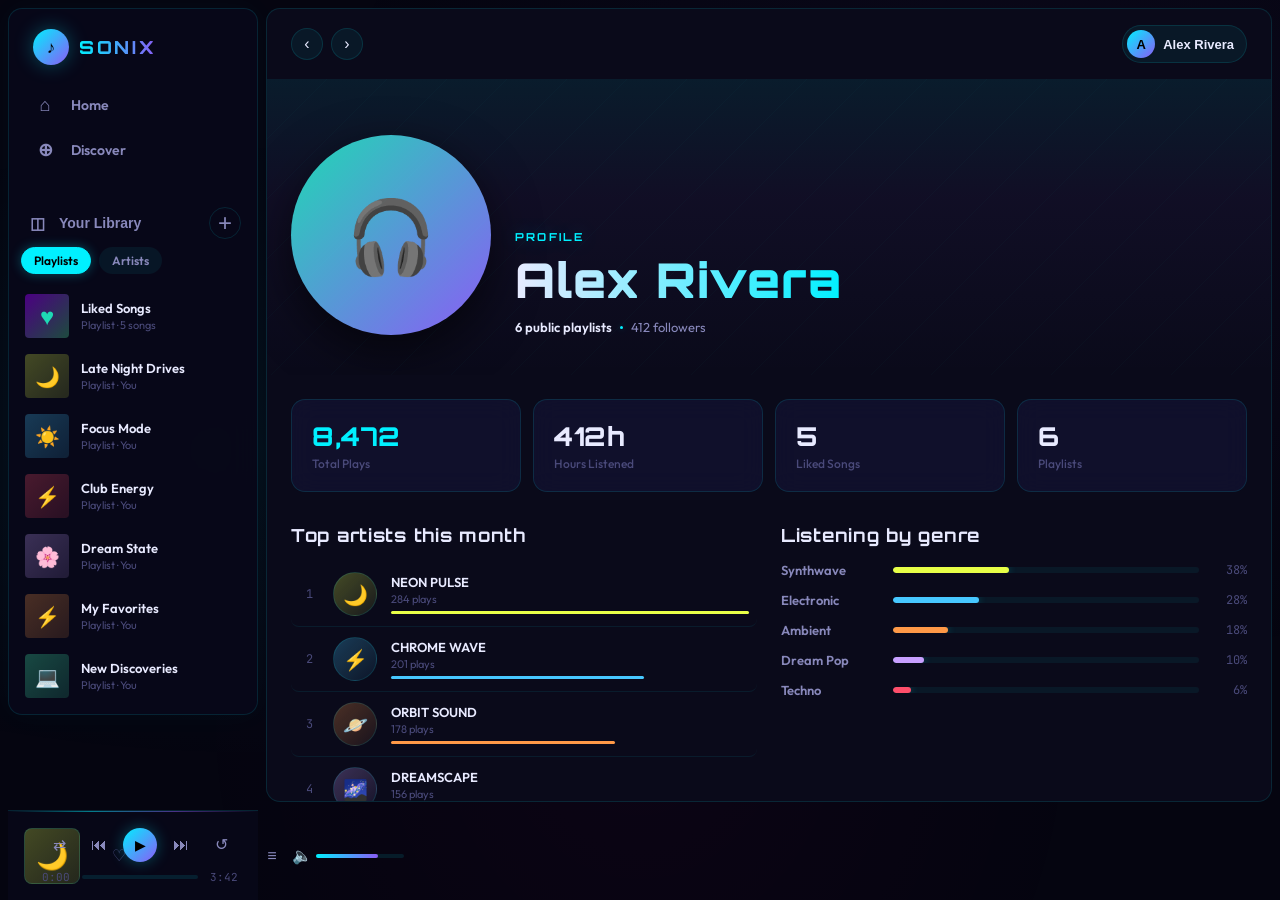
<file: userdata.html>
<!DOCTYPE html>
<html lang="en">
<head>
  <meta charset="UTF-8"/>
  <meta name="viewport" content="width=device-width, initial-scale=1.0"/>
  <title>SONIX — Profile</title>
  <link rel="stylesheet" href="styles/global.css"/>
</head>
<body>
<div class="app-layout">
  <div id="sidebarMount"></div>

  <div class="main-area">
    <div class="topbar" id="topbar">
      <div class="topbar-left">
        <button class="nav-arrow" onclick="history.back()">‹</button>
        <button class="nav-arrow" onclick="history.forward()">›</button>
      </div>
      <div class="topbar-right">
        <button class="user-btn" onclick="window.location.href='userdata.html'"><div class="user-av">A</div><span class="user-lbl">Alex Rivera</span></button>
      </div>
    </div>

    <div class="page-scroll" id="pageScroll">

      <!-- Profile Hero -->
      <div class="page-hero" style="--hero-color: rgb(20,36,56);">
        <div style="display:flex; gap:24px; align-items:flex-end; padding-bottom:8px;">
          <div style="width:200px;height:200px;border-radius:50%;background:linear-gradient(135deg,#1ed9b4,#8b5cf6);display:flex;align-items:center;justify-content:center;font-size:72px;box-shadow:0 16px 48px rgba(0,0,0,0.6);flex-shrink:0;">🎧</div>
          <div>
            <div class="hero-label">Profile</div>
            <h1 class="hero-h1">Alex Rivera</h1>
            <div class="hero-sub">
              <span style="color:var(--text-primary);font-weight:600;" id="plCount">6 public playlists</span>
              <span class="hero-dot"></span>
              <span id="follCount">412 followers</span>
            </div>
          </div>
        </div>
      </div>

      <!-- Stats Row -->
      <div class="stats-grid">
        <div class="stat-tile">
          <div class="stat-n" style="color:var(--accent);">8,472</div>
          <div class="stat-l">Total Plays</div>
        </div>
        <div class="stat-tile">
          <div class="stat-n">412h</div>
          <div class="stat-l">Hours Listened</div>
        </div>
        <div class="stat-tile">
          <div class="stat-n" id="likedCount">—</div>
          <div class="stat-l">Liked Songs</div>
        </div>
        <div class="stat-tile">
          <div class="stat-n">6</div>
          <div class="stat-l">Playlists</div>
        </div>
      </div>

      <!-- Two column content -->
      <div style="display:grid;grid-template-columns:1fr 1fr;gap:24px;margin-bottom:32px;">

        <!-- Top Artists -->
        <div>
          <div class="section-head" style="margin-top:0;">
            <h2 class="section-title" style="font-size:18px;">Top artists this month</h2>
          </div>
          <div id="topArtistsList"></div>
        </div>

        <!-- Genre Breakdown -->
        <div>
          <div class="section-head" style="margin-top:0;">
            <h2 class="section-title" style="font-size:18px;">Listening by genre</h2>
          </div>
          <div id="genreBreakdown"></div>
        </div>
      </div>

      <!-- Listening Activity Heatmap -->
      <div style="background:var(--bg-elevated);border-radius:var(--radius-md);padding:24px;margin-bottom:32px;">
        <div class="section-head" style="margin-top:0;margin-bottom:20px;">
          <h2 class="section-title" style="font-size:18px;">Listening activity</h2>
          <div style="display:flex;align-items:center;gap:8px;">
            <span style="font-size:11px;font-family:var(--font-mono);color:var(--text-muted);">Less</span>
            <div style="width:10px;height:10px;border-radius:2px;background:var(--bg-highlight);"></div>
            <div style="width:10px;height:10px;border-radius:2px;background:#1ed9b433;"></div>
            <div style="width:10px;height:10px;border-radius:2px;background:#1ed9b488;"></div>
            <div style="width:10px;height:10px;border-radius:2px;background:var(--accent);"></div>
            <span style="font-size:11px;font-family:var(--font-mono);color:var(--text-muted);">More</span>
          </div>
        </div>
        <div style="display:grid;grid-template-columns:repeat(7,1fr);gap:4px;" id="heatmap"></div>
        <div style="display:flex;justify-content:space-between;margin-top:8px;padding:0 2px;">
          ${['Mon','Tue','Wed','Thu','Fri','Sat','Sun'].map(d=>`<span style="font-size:10px;font-family:var(--font-mono);color:var(--text-muted);">${d}</span>`).join('')}
        </div>
      </div>

      <!-- Recent Activity + Liked Songs -->
      <div style="display:grid;grid-template-columns:1fr 1fr;gap:24px;margin-bottom:32px;">

        <div>
          <div class="section-head" style="margin-top:0;">
            <h2 class="section-title" style="font-size:18px;">Recent activity</h2>
          </div>
          <div id="activityList"></div>
        </div>

        <div>
          <div class="section-head" style="margin-top:0;">
            <h2 class="section-title" style="font-size:18px;">Liked songs</h2>
            <button class="show-all-btn" onclick="window.location.href='index.html'">Play all</button>
          </div>
          <div id="likedSongs"></div>
        </div>

      </div>

    </div>
  </div>

  <div id="playerMount"></div>
</div>

<div class="modal-overlay" id="createModal" onclick="closeModalBg(event)">
  <div class="modal-box">
    <div class="modal-title">Create playlist</div>
    <input type="text" class="modal-input" id="plNameInput" placeholder="My Playlist #1"/>
    <div class="modal-acts">
      <button class="btn-cancel-m" onclick="closeModal()">Cancel</button>
      <button class="btn-create-m" onclick="closeModal()">Create</button>
    </div>
  </div>
</div>

<script src="scripts/data.js"></script>
<script src="scripts/layout.js"></script>
<script src="scripts/player.js"></script>
<script>
document.addEventListener('DOMContentLoaded', () => {
  document.getElementById('sidebarMount').innerHTML = renderSidebar('profile');
  document.getElementById('playerMount').innerHTML = renderPlayerBar();

  const likedTracks = TRACKS.filter(t => t.liked);
  document.getElementById('likedCount').textContent = likedTracks.length || USER.likedSongs;

  // Top artists
  const maxPlays = USER.topArtists[0].plays;
  document.getElementById('topArtistsList').innerHTML = USER.topArtists.map((artist, i) => `
    <div class="artist-row">
      <div class="artist-rank">${i+1}</div>
      <div class="artist-av" style="background:linear-gradient(135deg,${artist.color}44,${artist.color}11);">${artist.emoji}</div>
      <div class="artist-inf">
        <div class="artist-n">${artist.name}</div>
        <div class="artist-cnt">${artist.plays} plays</div>
        <div class="artist-bar" style="width:${(artist.plays/maxPlays*100)}%;background:${artist.color};"></div>
      </div>
    </div>
  `).join('');

  // Genre breakdown
  document.getElementById('genreBreakdown').innerHTML = USER.genreBreakdown.map(g => `
    <div class="genre-row-item">
      <div class="genre-lbl">${g.genre}</div>
      <div class="genre-track">
        <div class="genre-fill" data-target="${g.pct}" style="background:${g.color}; width:0%;"></div>
      </div>
      <div class="genre-pct">${g.pct}%</div>
    </div>
  `).join('');

  setTimeout(() => {
    document.querySelectorAll('.genre-fill').forEach(el => {
      el.style.width = el.dataset.target + '%';
    });
  }, 100);

  // Heatmap
  const levels = ['var(--bg-highlight)', '#1ed9b422', '#1ed9b455', '#1ed9b4aa', 'var(--accent)'];
  document.getElementById('heatmap').innerHTML = Array.from({ length: 56 }).map(() => {
    const lvl = Math.floor(Math.random() * 5);
    const plays = Math.floor(Math.random() * 8);
    return `<div class="hm-cell" style="background:${levels[lvl]};" title="${plays} tracks played"></div>`;
  }).join('');

  // Activity
  document.getElementById('activityList').innerHTML = USER.recentActivity.map(item => `
    <div class="activity-row">
      <div class="act-dot" style="background:${item.color};"></div>
      <div class="act-text">${item.text}</div>
      <div class="act-time">${item.time}</div>
    </div>
  `).join('');

  // Liked Songs
  if (likedTracks.length === 0) {
    document.getElementById('likedSongs').innerHTML = `
      <div style="color:var(--text-muted);font-size:13px;padding:16px 0;">
        No liked songs yet. Heart a track to save it here.
      </div>`;
  } else {
    document.getElementById('likedSongs').innerHTML = likedTracks.map((track, i) => `
      <div class="track-row" ondblclick="playLiked(${track.id})" style="grid-template-columns:40px 1fr 52px;">
        <div class="tr-num-wrap" style="justify-content:center;">
          <span class="tr-num">${i+1}</span>
          <span class="tr-play-ico">▶</span>
        </div>
        <div class="tr-info">
          <div class="tr-thumb" style="background:linear-gradient(135deg,${track.color}44,${track.color}11)">${track.emoji}</div>
          <div>
            <div class="tr-title">${track.title}</div>
            <div class="tr-artist">${track.artist}</div>
          </div>
        </div>
        <div class="tr-dur">${track.duration}</div>
      </div>
    `).join('');
  }
});

function playLiked(trackId) {
  const liked = TRACKS.filter(t => t.liked);
  appState.queue = liked;
  appState.currentTrackIndex = liked.findIndex(t => t.id === trackId);
  appState.isPlaying = true;
  saveState();
  window.location.href = 'index.html';
}

function openCreateModal() { document.getElementById('createModal').classList.add('open'); }
function closeModal() { document.getElementById('createModal').classList.remove('open'); }
function closeModalBg(e) { if(e.target===document.getElementById('createModal')) closeModal(); }
</script>
</body>
</html>
</file>
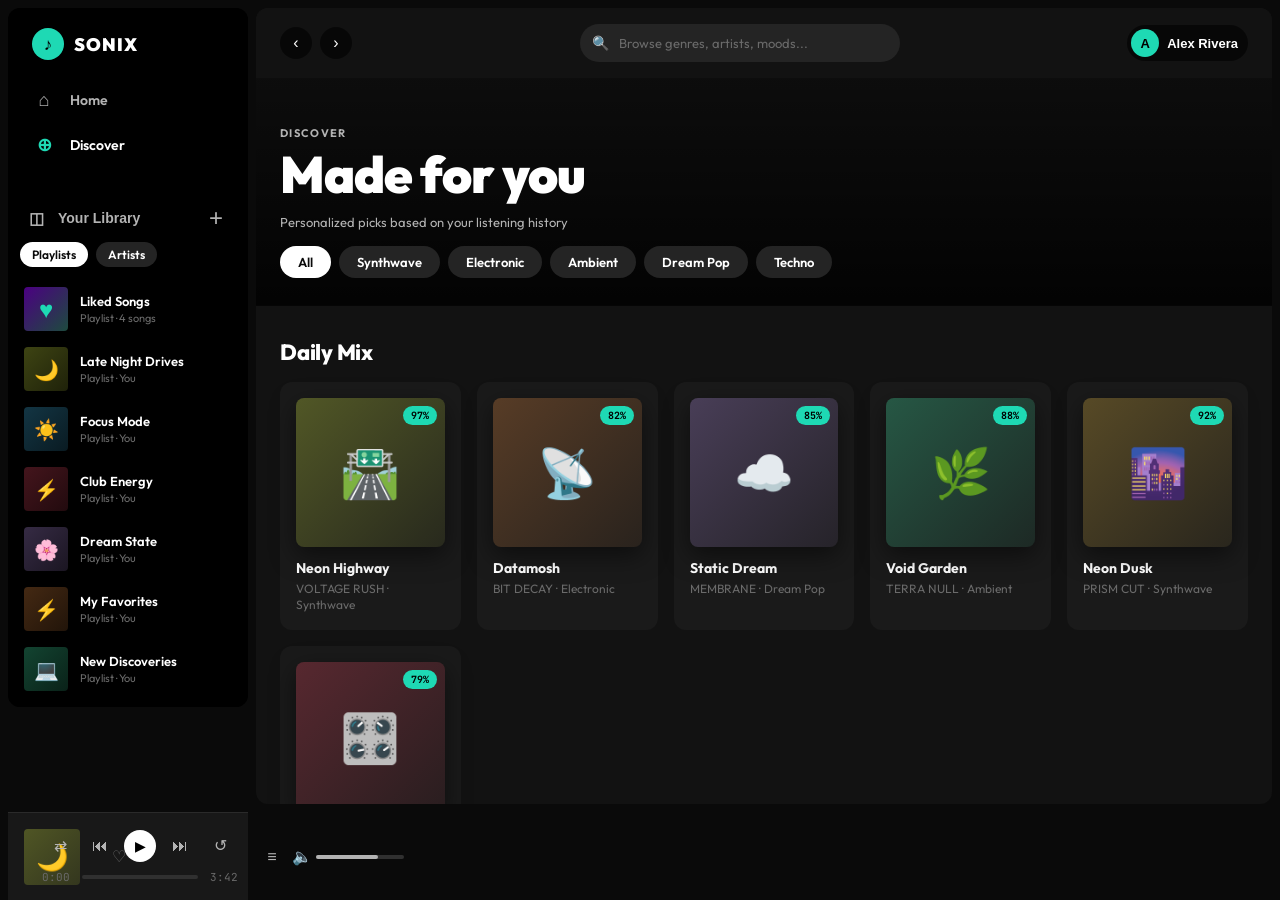
<file: sonix-music-player/recommendations.html>
<!DOCTYPE html>
<html lang="en">
<head>
  <meta charset="UTF-8"/>
  <meta name="viewport" content="width=device-width, initial-scale=1.0"/>
  <title>SONIX — Discover</title>
  <link rel="stylesheet" href="styles/global.css"/>
</head>
<body>
<div class="app-layout">
  <div id="sidebarMount"></div>

  <div class="main-area">
    <div class="topbar" id="topbar">
      <div class="topbar-left">
        <button class="nav-arrow" onclick="history.back()">‹</button>
        <button class="nav-arrow" onclick="history.forward()">›</button>
      </div>
      <div class="topbar-search">
        <span class="search-icon-label">🔍</span>
        <input class="search-input" id="searchInput" type="text" placeholder="Browse genres, artists, moods..." oninput="filterRecs(this.value)"/>
      </div>
      <div class="topbar-right">
        <button class="user-btn"><div class="user-av">A</div><span class="user-lbl">Alex Rivera</span></button>
      </div>
    </div>

    <div class="page-scroll" id="pageScroll">

      <!-- Hero -->
      <div class="page-hero" style="--hero-color: rgb(10, 28, 40);">
        <div class="hero-label">Discover</div>
        <h1 class="hero-h1">Made for you</h1>
        <div class="hero-sub">Personalized picks based on your listening history</div>
        <!-- Genre Filter Pills -->
        <div class="genre-pills" id="genrePills"></div>
      </div>

      <!-- Daily Mix cards -->
      <div class="section-head">
        <h2 class="section-title">Daily Mix</h2>
      </div>
      <div class="card-grid" id="dailyMix"></div>

      <!-- Because you listened to -->
      <div class="section-head">
        <h2 class="section-title" id="becauseTitle">Because you listened to NEON PULSE</h2>
      </div>
      <div class="card-grid" id="becauseGrid"></div>

      <!-- Trending in genre -->
      <div class="section-head">
        <h2 class="section-title" id="trendingTitle">Trending in Synthwave</h2>
      </div>
      <div class="card-grid" id="trendingGrid"></div>

      <!-- Hidden Gems tracklist -->
      <div class="section-head">
        <h2 class="section-title">Hidden Gems</h2>
        <button class="show-all-btn">Show all</button>
      </div>
      <div class="tl-head">
        <div class="tl-col">#</div>
        <div class="tl-col">Title</div>
        <div class="tl-col">Genre</div>
        <div class="tl-col">Match</div>
        <div class="tl-col right">⏱</div>
      </div>
      <div id="gemsList"></div>

    </div>
  </div>

  <div id="playerMount"></div>
</div>

<div class="modal-overlay" id="createModal" onclick="closeModalBg(event)">
  <div class="modal-box">
    <div class="modal-title">Create playlist</div>
    <input type="text" class="modal-input" id="plNameInput" placeholder="My Playlist #1"/>
    <div class="modal-acts">
      <button class="btn-cancel-m" onclick="closeModal()">Cancel</button>
      <button class="btn-create-m" onclick="closeModal()">Create</button>
    </div>
  </div>
</div>

<script src="scripts/data.js"></script>
<script src="scripts/layout.js"></script>
<script src="scripts/player.js"></script>
<script>
const REC_TRACKS = [
  { id:101, title:"Neon Highway", artist:"VOLTAGE RUSH", genre:"Synthwave", emoji:"🛣️", color:"#e8ff47", matchPct:97, tags:["Synthwave","Dark"], similarTo:"NEON PULSE", duration:"3:28", durationSec:208 },
  { id:102, title:"After Hours Protocol", artist:"GHOST NET", genre:"Synthwave", emoji:"🌃", color:"#a0a8ff", matchPct:94, tags:["Synthwave","Atmospheric"], similarTo:"NEON PULSE", duration:"4:12", durationSec:252 },
  { id:103, title:"Cascade Loop", artist:"SIGNAL LOSS", genre:"Electronic", emoji:"🔄", color:"#47c8ff", matchPct:91, tags:["Electronic","Glitch"], similarTo:"CHROME WAVE", duration:"3:55", durationSec:235 },
  { id:104, title:"Void Garden", artist:"TERRA NULL", genre:"Ambient", emoji:"🌿", color:"#47ffb8", matchPct:88, tags:["Ambient","Organic"], similarTo:"ORBIT SOUND", duration:"5:44", durationSec:344 },
  { id:105, title:"Static Dream", artist:"MEMBRANE", genre:"Dream Pop", emoji:"☁️", color:"#c8a0ff", matchPct:85, tags:["Dream Pop","Soft"], similarTo:"DREAMSCAPE", duration:"4:01", durationSec:241 },
  { id:106, title:"Datamosh", artist:"BIT DECAY", genre:"Electronic", emoji:"📡", color:"#ff9947", matchPct:82, tags:["Electronic","Experimental"], similarTo:"SYNTAX ERR", duration:"3:44", durationSec:224 },
  { id:107, title:"Phase Shift", artist:"QUANTUM BASS", genre:"Techno", emoji:"🎛️", color:"#ff4e6a", matchPct:79, tags:["Techno","Hard"], similarTo:"BASSLINE", duration:"6:22", durationSec:382 },
  { id:108, title:"Carbon Echo", artist:"THERMAL DRIFT", genre:"Ambient", emoji:"💨", color:"#a0e8ff", matchPct:76, tags:["Ambient","Drone"], similarTo:"VAPOR ECHO", duration:"7:15", durationSec:435 },
  { id:109, title:"Retrowave City", artist:"OUTRUN X", genre:"Synthwave", emoji:"🏙️", color:"#ff47c8", matchPct:95, tags:["Synthwave","Retro"], similarTo:"NEON PULSE", duration:"3:33", durationSec:213 },
  { id:110, title:"Frequency Bath", artist:"WAVE POOL", genre:"Ambient", emoji:"🌊", color:"#47c8e8", matchPct:87, tags:["Ambient","Meditative"], similarTo:"ORBIT SOUND", duration:"8:01", durationSec:481 },
  { id:111, title:"Neon Dusk", artist:"PRISM CUT", genre:"Synthwave", emoji:"🌆", color:"#ffcc47", matchPct:92, tags:["Synthwave","Melodic"], similarTo:"NEON PULSE", duration:"4:19", durationSec:259 },
  { id:112, title:"Electric Bloom", artist:"CURRENT WAVE", genre:"Electronic", emoji:"🌺", color:"#47ffa0", matchPct:83, tags:["Electronic","Uplifting"], similarTo:"CHROME WAVE", duration:"3:51", durationSec:231 },
];

const GENRES = ['All', 'Synthwave', 'Electronic', 'Ambient', 'Dream Pop', 'Techno'];
let activeGenre = 'All';
let liked = {};

document.addEventListener('DOMContentLoaded', () => {
  document.getElementById('sidebarMount').innerHTML = renderSidebar('discover');
  document.getElementById('playerMount').innerHTML = renderPlayerBar();
  renderPills();
  renderAll();
});

function renderPills() {
  document.getElementById('genrePills').innerHTML = GENRES.map(g => `
    <button class="g-pill ${g===activeGenre?'active':''}" onclick="setGenre('${g}')">${g}</button>
  `).join('');
}

function setGenre(g) { activeGenre = g; renderPills(); renderAll(); }

function getFiltered() {
  if (activeGenre === 'All') return REC_TRACKS;
  return REC_TRACKS.filter(t => t.genre === activeGenre);
}

function renderAll() {
  const filtered = getFiltered();
  const topArtist = USER.topArtists[0].name;
  const topGenre = USER.genreBreakdown[0].genre;

  document.getElementById('becauseTitle').textContent = `Because you listened to ${topArtist}`;
  document.getElementById('trendingTitle').textContent = `Trending in ${topGenre}`;

  // Daily Mix (random selection)
  const daily = [...filtered].sort(() => Math.random() - 0.5).slice(0, 6);
  renderCards('dailyMix', daily, true);

  // Because you listened to
  const because = filtered.filter(t => t.similarTo === topArtist).slice(0, 6);
  renderCards('becauseGrid', because.length ? because : filtered.slice(0, 6));

  // Trending in genre
  const trending = filtered.filter(t => t.genre === topGenre).slice(0, 6);
  renderCards('trendingGrid', trending.length ? trending : filtered.slice(2, 8));

  // Hidden gems tracklist
  const gems = [...filtered].sort((a,b) => a.matchPct - b.matchPct).slice(0, 8);
  renderGemsList(gems);
}

function renderCards(containerId, tracks, showBadge = false) {
  const el = document.getElementById(containerId);
  if (!tracks.length) {
    el.innerHTML = '<div style="color:var(--text-muted);font-size:13px;grid-column:1/-1;padding:16px 0;">No tracks for this filter.</div>';
    return;
  }
  el.innerHTML = tracks.map((track, i) => `
    <div class="music-card fade-up" style="animation-delay:${i*0.05}s" onclick="playRec(${track.id})">
      <div class="card-art" style="background:linear-gradient(135deg,${track.color}44,${track.color}11); position:relative;">
        ${track.emoji}
        ${showBadge ? `<div class="rec-badge">${track.matchPct}%</div>` : ''}
        <button class="card-play" onclick="event.stopPropagation();playRec(${track.id})">▶</button>
      </div>
      <div class="card-title">${track.title}</div>
      <div class="card-sub">${track.artist} · ${track.genre}</div>
    </div>
  `).join('');
}

function renderGemsList(tracks) {
  document.getElementById('gemsList').innerHTML = tracks.map((track, i) => `
    <div class="track-row" ondblclick="playRec(${track.id})">
      <div class="tr-num-wrap">
        <span class="tr-num">${i+1}</span>
        <span class="tr-play-ico">▶</span>
      </div>
      <div class="tr-info">
        <div class="tr-thumb" style="background:linear-gradient(135deg,${track.color}44,${track.color}11)">${track.emoji}</div>
        <div>
          <div class="tr-title">${track.title}</div>
          <div class="tr-artist">${track.artist}</div>
        </div>
      </div>
      <div class="tr-album">${track.genre}</div>
      <button class="track-like ${liked[track.id]?'liked':''}" onclick="likeRec(event,${track.id})">${liked[track.id]?'♥':'♡'}</button>
      <div class="tr-dur">${track.duration}</div>
    </div>
  `).join('');
}

function filterRecs(q) {
  q = q.toLowerCase().trim();
  if (!q) { renderAll(); return; }
  const filtered = REC_TRACKS.filter(t =>
    t.title.toLowerCase().includes(q) ||
    t.artist.toLowerCase().includes(q) ||
    t.genre.toLowerCase().includes(q)
  );
  renderCards('becauseGrid', filtered);
  renderCards('trendingGrid', filtered.slice(0,6));
}

function playRec(id) {
  const track = REC_TRACKS.find(t => t.id === id);
  if (!track) return;
  const qt = { ...track, album: 'Recommended', year: 2024, liked: false, bg: '' };
  appState.queue = [qt, ...appState.queue];
  appState.currentTrackIndex = 0;
  appState.isPlaying = true;
  saveState();
  window.location.href = 'index.html';
}

function likeRec(e, id) {
  e.stopPropagation();
  liked[id] = !liked[id];
  e.currentTarget.textContent = liked[id] ? '♥' : '♡';
  e.currentTarget.classList.toggle('liked', liked[id]);
  e.currentTarget.style.opacity = '1';
}

function openCreateModal() { document.getElementById('createModal').classList.add('open'); }
function closeModal() { document.getElementById('createModal').classList.remove('open'); }
function closeModalBg(e) { if(e.target===document.getElementById('createModal')) closeModal(); }
</script>
</body>
</html>
</file>
<file: styles/global.css>
/* ===== SONIX — FUTURISTIC MUSIC PLAYER ===== */
@import url('https://fonts.googleapis.com/css2?family=Orbitron:wght@400;500;600;700;800;900&family=Outfit:wght@300;400;500;600;700;800;900&family=JetBrains+Mono:wght@300;400;500&display=swap');

:root {
  --bg-base:    #050510;
  --bg-nav:     rgba(8,8,25,0.92);
  --bg-main:    #0a0a1a;
  --bg-elevated:rgba(15,15,40,0.8);
  --bg-card:    rgba(20,20,55,0.6);
  --bg-card-hv: rgba(30,30,70,0.7);
  --bg-highlight:rgba(40,40,80,0.5);
  --accent:     #00f0ff;
  --accent-dim: #00b8c4;
  --accent-glow: rgba(0,240,255,0.3);
  --neon-pink:  #ff00aa;
  --neon-purple:#8b5cf6;
  --neon-blue:  #3b82f6;
  --amber:      #f5a623;
  --rose:       #ff2d78;
  --violet:     #a855f7;
  --text-primary:   #e8eaff;
  --text-secondary: #8888bb;
  --text-muted:     #4a4a7a;
  --border:     rgba(0,240,255,0.08);
  --border-hv:  rgba(0,240,255,0.2);
  --glass:      rgba(10,10,30,0.6);
  --glass-border: rgba(0,240,255,0.12);
  --sidebar-w:  250px;
  --player-h:   90px;
  --radius-xs:  4px;
  --radius-sm:  8px;
  --radius-md:  14px;
  --radius-lg:  18px;
  --radius-full:9999px;
  --font:       'Outfit', sans-serif;
  --font-display:'Orbitron', sans-serif;
  --font-mono:  'JetBrains Mono', monospace;
  --ease:       cubic-bezier(0.4, 0, 0.2, 1);
  --trans:      0.25s var(--ease);
}

*, *::before, *::after { box-sizing: border-box; margin: 0; padding: 0; }
html { height: 100%; }
body {
  font-family: var(--font);
  background: var(--bg-base);
  color: var(--text-primary);
  height: 100%; overflow: hidden;
  -webkit-font-smoothing: antialiased;
}

/* Animated background */
body::before {
  content: '';
  position: fixed; inset: 0; z-index: -2;
  background:
    radial-gradient(ellipse at 20% 50%, rgba(0,240,255,0.04) 0%, transparent 50%),
    radial-gradient(ellipse at 80% 20%, rgba(139,92,246,0.05) 0%, transparent 50%),
    radial-gradient(ellipse at 50% 80%, rgba(255,0,170,0.03) 0%, transparent 50%);
  animation: bgPulse 10s ease-in-out infinite alternate;
  will-change: opacity;
}
@keyframes bgPulse {
  0% { opacity: 0.5; }
  100% { opacity: 1; }
}

/* Floating particles canvas */
#particleCanvas {
  position: fixed; inset: 0; z-index: -1; pointer-events: none;
  opacity: 0.6;
}

/* ===== APP LAYOUT ===== */
.app-layout {
  display: grid;
  grid-template-columns: var(--sidebar-w) 1fr;
  grid-template-rows: 1fr var(--player-h);
  grid-template-areas: "sidebar main" "player player";
  height: 100vh; gap: 8px; padding: 8px; padding-bottom: 0;
}

/* ===== SIDEBAR ===== */
.sidebar {
  grid-area: sidebar;
  background: var(--bg-nav);
  backdrop-filter: blur(16px);
  -webkit-backdrop-filter: blur(16px);
  border-radius: var(--radius-md);
  border: 1px solid var(--glass-border);
  display: flex; flex-direction: column; gap: 8px; overflow: hidden;
  box-shadow: 0 0 30px rgba(0,240,255,0.03);
  transition: box-shadow 0.4s ease;
}
.sidebar-top {
  background: transparent;
  border-radius: var(--radius-md);
  padding: 20px 12px 12px; flex-shrink: 0;
}
.logo-mark {
  display: flex; align-items: center; gap: 10px;
  padding: 0 12px 18px; cursor: pointer; text-decoration: none;
}
.logo-icon {
  width: 36px; height: 36px;
  background: linear-gradient(135deg, var(--accent), var(--neon-purple));
  border-radius: 50%;
  display: flex; align-items: center; justify-content: center;
  color: #000; font-size: 17px; font-weight: 900;
  font-family: var(--font); flex-shrink: 0;
  box-shadow: 0 0 20px var(--accent-glow);
  animation: logoPulse 3s ease-in-out infinite;
}
@keyframes logoPulse {
  0%,100% { box-shadow: 0 0 15px var(--accent-glow); }
  50% { box-shadow: 0 0 30px var(--accent-glow), 0 0 50px rgba(0,240,255,0.1); }
}
.logo-text {
  font-family: var(--font-display);
  font-size: 18px; font-weight: 800;
  letter-spacing: 0.15em;
  background: linear-gradient(90deg, var(--accent), var(--neon-purple));
  -webkit-background-clip: text; -webkit-text-fill-color: transparent;
  background-clip: text;
}
.nav-group { display: flex; flex-direction: column; gap: 2px; }
.nav-item {
  display: flex; align-items: center; gap: 14px;
  padding: 10px 12px; border-radius: var(--radius-sm);
  color: var(--text-secondary); text-decoration: none;
  font-size: 14px; font-weight: 600; cursor: pointer;
  transition: all var(--trans); user-select: none;
  position: relative;
}
.nav-item:hover { color: var(--text-primary); background: rgba(0,240,255,0.05); }
.nav-item.active { color: var(--accent); }
.nav-item.active::before {
  content: ''; position: absolute; left: 0; top: 50%; transform: translateY(-50%);
  width: 3px; height: 60%; border-radius: 2px;
  background: var(--accent);
  box-shadow: 0 0 10px var(--accent-glow);
}
.nav-icon { width: 24px; text-align: center; font-size: 18px; font-style: normal; flex-shrink: 0; }
.nav-item.active .nav-icon { color: var(--accent); text-shadow: 0 0 12px var(--accent-glow); }

/* Library */
.sidebar-library {
  flex: 1; background: transparent;
  border-radius: var(--radius-md);
  display: flex; flex-direction: column; overflow: hidden;
}
.library-header {
  display: flex; align-items: center; justify-content: space-between;
  padding: 16px 16px 8px;
}
.library-title {
  display: flex; align-items: center; gap: 10px;
  color: var(--text-secondary); font-size: 14px; font-weight: 700;
  cursor: pointer; transition: color var(--trans); border: none; background: none;
}
.library-title:hover { color: var(--accent); }
.lib-add-btn {
  width: 32px; height: 32px; border-radius: 50%;
  background: none; border: 1px solid var(--glass-border); color: var(--text-secondary); font-size: 24px;
  cursor: pointer; display: flex; align-items: center; justify-content: center;
  transition: all var(--trans);
}
.lib-add-btn:hover { color: var(--accent); border-color: var(--accent); box-shadow: 0 0 15px var(--accent-glow); }
.library-filter-row { display: flex; gap: 8px; padding: 0 12px 12px; flex-wrap: wrap; }
.lib-pill {
  padding: 5px 12px; border-radius: var(--radius-full);
  background: rgba(0,240,255,0.06); color: var(--text-secondary);
  font-size: 12px; font-weight: 600; cursor: pointer;
  border: 1px solid transparent; transition: all var(--trans); font-family: var(--font);
}
.lib-pill:hover { border-color: var(--glass-border); color: var(--text-primary); }
.lib-pill.active { background: var(--accent); color: #000; border-color: var(--accent); box-shadow: 0 0 12px var(--accent-glow); }
.library-list {
  flex: 1; overflow-y: auto; padding: 0 8px 8px;
  scrollbar-width: thin; scrollbar-color: var(--bg-highlight) transparent;
}
.lib-item {
  display: flex; align-items: center; gap: 12px;
  padding: 8px; border-radius: var(--radius-sm); cursor: pointer;
  transition: all var(--trans); text-decoration: none;
}
.lib-item:hover { background: rgba(0,240,255,0.05); }
.lib-item.playing-lib { background: rgba(0,240,255,0.08); border: 1px solid rgba(0,240,255,0.1); }
.lib-cover {
  width: 44px; height: 44px; border-radius: var(--radius-xs);
  flex-shrink: 0; display: flex; align-items: center;
  justify-content: center; font-size: 20px;
}
.lib-cover.circle { border-radius: 50%; }
.lib-info { flex: 1; min-width: 0; }
.lib-name {
  font-size: 13px; font-weight: 600; color: var(--text-primary);
  white-space: nowrap; overflow: hidden; text-overflow: ellipsis;
}
.lib-meta { font-size: 11px; color: var(--text-muted); margin-top: 2px; }

/* ===== MAIN AREA ===== */
.main-area {
  grid-area: main;
  background: var(--bg-main);
  border-radius: var(--radius-md);
  border: 1px solid var(--glass-border);
  display: flex; flex-direction: column; overflow: hidden;
  position: relative;
}
.topbar {
  display: flex; align-items: center; justify-content: space-between;
  padding: 16px 24px; flex-shrink: 0; position: sticky; top: 0; z-index: 10;
  background: transparent; transition: all var(--trans);
}
.topbar.scrolled { background: rgba(10,10,26,0.9); backdrop-filter: blur(20px); border-bottom: 1px solid var(--glass-border); }
.topbar-left { display: flex; align-items: center; gap: 8px; }
.nav-arrow {
  width: 32px; height: 32px; border-radius: 50%;
  background: rgba(0,240,255,0.06); border: 1px solid var(--glass-border); color: var(--text-primary);
  font-size: 16px; cursor: pointer; display: flex;
  align-items: center; justify-content: center; transition: all var(--trans);
}
.nav-arrow:hover { background: rgba(0,240,255,0.12); border-color: var(--accent); box-shadow: 0 0 12px var(--accent-glow); }
.topbar-search { flex: 1; max-width: 340px; position: relative; }
.search-icon-label {
  position: absolute; left: 14px; top: 50%; transform: translateY(-50%);
  color: var(--text-muted); font-size: 14px; pointer-events: none;
}
.search-input {
  width: 100%; background: rgba(0,240,255,0.04);
  border: 1px solid var(--glass-border);
  border-radius: var(--radius-full); padding: 10px 16px 10px 40px;
  color: var(--text-primary); font-family: var(--font); font-size: 13px; outline: none;
  transition: all var(--trans); backdrop-filter: blur(10px);
}
.search-input:focus { background: rgba(0,240,255,0.08); border-color: var(--accent); box-shadow: 0 0 20px var(--accent-glow); }
.search-input::placeholder { color: var(--text-muted); }
.topbar-right { display: flex; align-items: center; gap: 8px; }
.user-btn {
  display: flex; align-items: center; gap: 8px;
  background: rgba(0,240,255,0.06); border: 1px solid var(--glass-border); border-radius: var(--radius-full);
  padding: 4px 12px 4px 4px; cursor: pointer; transition: all var(--trans);
}
.user-btn:hover { background: rgba(0,240,255,0.12); border-color: var(--accent); }
.user-av {
  width: 28px; height: 28px; border-radius: 50%;
  background: linear-gradient(135deg, var(--accent), var(--neon-purple));
  display: flex; align-items: center;
  justify-content: center; font-size: 13px; color: #000; font-weight: 700;
}
.user-lbl { font-size: 13px; font-weight: 700; color: var(--text-primary); }

/* Page scroll */
.page-scroll {
  flex: 1; overflow-y: auto; padding: 0 24px 32px;
  scrollbar-width: thin; scrollbar-color: var(--bg-highlight) transparent;
}

/* ===== PAGE HERO ===== */
.page-hero {
  margin: 0 -24px; padding: 56px 24px 32px;
  background: linear-gradient(180deg, rgba(0,240,255,0.08) 0%, rgba(139,92,246,0.05) 40%, transparent 100%);
  margin-bottom: 24px; position: relative; overflow: hidden;
}
.page-hero::before {
  content: ''; position: absolute; inset: 0;
  background: url("data:image/svg+xml,%3Csvg width='60' height='60' xmlns='http://www.w3.org/2000/svg'%3E%3Cdefs%3E%3Cpattern id='g' width='60' height='60' patternUnits='userSpaceOnUse'%3E%3Cpath d='M0 60L60 0' stroke='%2300f0ff' stroke-width='0.3' opacity='0.06'/%3E%3C/pattern%3E%3C/defs%3E%3Crect fill='url(%23g)' width='60' height='60'/%3E%3C/svg%3E");
  pointer-events: none;
}
.hero-label {
  font-family: var(--font-display); font-size: 11px; font-weight: 700;
  letter-spacing: 0.2em; text-transform: uppercase;
  color: var(--accent); margin-bottom: 10px;
  text-shadow: 0 0 20px var(--accent-glow);
}
.hero-h1 {
  font-family: var(--font-display);
  font-size: clamp(28px, 4vw, 48px); font-weight: 900;
  line-height: 1.1; letter-spacing: 0.02em;
  background: linear-gradient(90deg, var(--text-primary), var(--accent));
  -webkit-background-clip: text; -webkit-text-fill-color: transparent;
  background-clip: text; margin-bottom: 12px;
}
.hero-sub {
  font-size: 13px; color: var(--text-secondary);
  display: flex; align-items: center; gap: 8px; flex-wrap: wrap;
}
.hero-dot { width: 3px; height: 3px; border-radius: 50%; background: var(--accent); box-shadow: 0 0 6px var(--accent-glow); }
.hero-actions { display: flex; align-items: center; gap: 16px; margin-top: 24px; }

/* ===== BIG PLAY BUTTON ===== */
.btn-play-big {
  width: 56px; height: 56px; border-radius: 50%;
  background: linear-gradient(135deg, var(--accent), var(--neon-purple));
  border: none; color: #000; font-size: 22px;
  cursor: pointer; display: flex; align-items: center; justify-content: center;
  transition: all var(--trans);
  box-shadow: 0 0 30px var(--accent-glow), 0 0 60px rgba(0,240,255,0.1);
  position: relative;
}
.btn-play-big::before {
  content: ''; position: absolute; inset: -3px; border-radius: 50%;
  background: linear-gradient(135deg, var(--accent), var(--neon-purple));
  z-index: -1; opacity: 0.4; filter: blur(8px);
  animation: playGlow 2s ease-in-out infinite alternate;
}
@keyframes playGlow { 0% { opacity: 0.3; } 100% { opacity: 0.6; } }
.btn-play-big:hover { transform: scale(1.08); box-shadow: 0 0 40px var(--accent-glow), 0 0 80px rgba(0,240,255,0.15); }

.btn-ghost {
  background: none; border: 1px solid var(--glass-border); border-radius: var(--radius-full);
  color: var(--text-secondary); padding: 8px 20px; font-family: var(--font);
  font-size: 13px; font-weight: 600; cursor: pointer; transition: all var(--trans);
  backdrop-filter: blur(10px);
}
.btn-ghost:hover { border-color: var(--accent); color: var(--accent); box-shadow: 0 0 15px var(--accent-glow); }

.btn-icon {
  background: none; border: none; color: var(--text-secondary); font-size: 20px;
  cursor: pointer; padding: 8px; border-radius: 50%; display: flex;
  align-items: center; justify-content: center; transition: all var(--trans);
}
.btn-icon:hover { color: var(--accent); text-shadow: 0 0 12px var(--accent-glow); }
.btn-icon.liked { color: var(--neon-pink); }

/* ===== SECTION ===== */
.section-head {
  display: flex; align-items: center; justify-content: space-between;
  margin-bottom: 16px; margin-top: 36px;
}
.section-title {
  font-family: var(--font-display);
  font-size: 20px; font-weight: 700; letter-spacing: 0.04em;
}
.show-all-btn {
  font-size: 12px; font-weight: 700; color: var(--text-muted); background: none;
  border: none; cursor: pointer; letter-spacing: 0.1em; text-transform: uppercase;
  transition: color var(--trans); font-family: var(--font);
}
.show-all-btn:hover { color: var(--accent); }

/* ===== CARDS ===== */
.card-grid {
  display: grid;
  grid-template-columns: repeat(auto-fill, minmax(165px, 1fr));
  gap: 16px;
}
.music-card {
  background: var(--bg-card);
  backdrop-filter: blur(12px);
  border: 1px solid var(--glass-border);
  border-radius: var(--radius-md);
  padding: 14px; cursor: pointer;
  transition: all 0.3s var(--ease); position: relative;
  overflow: hidden;
}
.music-card::before {
  content: ''; position: absolute; inset: 0;
  background: linear-gradient(135deg, rgba(0,240,255,0.05), transparent);
  opacity: 0; transition: opacity 0.3s;
}
.music-card:hover {
  background: var(--bg-card-hv); transform: translateY(-4px);
  border-color: rgba(0,240,255,0.2);
  box-shadow: 0 12px 40px rgba(0,240,255,0.08), 0 0 1px var(--accent);
}
.music-card:hover::before { opacity: 1; }
.music-card:hover .card-play { opacity: 1; transform: translateY(0); }
.card-art {
  width: 100%; aspect-ratio: 1; border-radius: var(--radius-sm);
  margin-bottom: 12px; display: flex; align-items: center; justify-content: center;
  font-size: 48px; position: relative; overflow: hidden;
  box-shadow: 0 8px 24px rgba(0,0,0,0.4);
}
.card-art.round { border-radius: 50%; }
.card-play {
  position: absolute; bottom: 8px; right: 8px;
  width: 44px; height: 44px; border-radius: 50%;
  background: linear-gradient(135deg, var(--accent), var(--neon-purple));
  border: none; color: #000; font-size: 18px;
  cursor: pointer; display: flex; align-items: center; justify-content: center;
  opacity: 0; transform: translateY(8px);
  transition: all 0.3s var(--ease);
  box-shadow: 0 8px 20px rgba(0,240,255,0.25);
}
.card-play:hover { transform: translateY(0) scale(1.08) !important; box-shadow: 0 8px 30px var(--accent-glow); }
.card-title {
  font-size: 14px; font-weight: 700; color: var(--text-primary);
  white-space: nowrap; overflow: hidden; text-overflow: ellipsis; margin-bottom: 4px;
}
.card-sub {
  font-size: 12px; color: var(--text-muted); line-height: 1.4;
  display: -webkit-box; -webkit-line-clamp: 2; -webkit-box-orient: vertical; overflow: hidden;
}
.rec-badge {
  position: absolute; top: 8px; right: 8px;
  background: linear-gradient(135deg, var(--accent), var(--neon-purple));
  color: #000; font-size: 10px; font-weight: 700;
  font-family: var(--font-mono); padding: 3px 8px; border-radius: var(--radius-full); z-index: 2;
  box-shadow: 0 0 12px var(--accent-glow);
}

/* ===== TRACK LIST ===== */
.tl-head {
  display: grid; grid-template-columns: 48px 1fr 180px 56px 52px;
  gap: 8px; padding: 0 16px 8px; border-bottom: 1px solid var(--border); margin-bottom: 4px;
}
.tl-col {
  font-family: var(--font-display);
  font-size: 10px; font-weight: 600; letter-spacing: 0.15em;
  text-transform: uppercase; color: var(--text-muted);
}
.tl-col.right { text-align: right; }
.track-row {
  display: grid; grid-template-columns: 48px 1fr 180px 56px 52px;
  gap: 8px; align-items: center; padding: 8px 16px; border-radius: var(--radius-sm);
  cursor: pointer; transition: all var(--trans);
  border: 1px solid transparent;
}
.track-row:hover { background: rgba(0,240,255,0.04); border-color: var(--glass-border); }
.track-row:hover .track-like { opacity: 1; }
.track-row.now-playing { background: rgba(0,240,255,0.06); border-color: rgba(0,240,255,0.15); }
.tr-num-wrap { position: relative; display: flex; align-items: center; justify-content: center; }
.tr-num { font-family: var(--font-mono); font-size: 13px; color: var(--text-muted); line-height: 1; }
.track-row.now-playing .tr-num { color: var(--accent); text-shadow: 0 0 10px var(--accent-glow); }
.tr-play-ico { display: none; font-size: 13px; color: var(--text-primary); }
.track-row:hover .tr-num { display: none; }
.track-row:hover .tr-play-ico { display: block; }
.track-row.now-playing .tr-num { display: none; }
.track-row.now-playing .tr-play-ico { display: block; color: var(--accent); }
.tr-info { display: flex; align-items: center; gap: 12px; min-width: 0; }
.tr-thumb {
  width: 40px; height: 40px; border-radius: var(--radius-xs); flex-shrink: 0;
  display: flex; align-items: center; justify-content: center; font-size: 18px;
  border: 1px solid var(--glass-border);
}
.tr-title { font-size: 14px; font-weight: 600; color: var(--text-primary); white-space: nowrap; overflow: hidden; text-overflow: ellipsis; }
.track-row.now-playing .tr-title { color: var(--accent); text-shadow: 0 0 10px var(--accent-glow); }
.tr-artist { font-size: 12px; color: var(--text-muted); white-space: nowrap; overflow: hidden; text-overflow: ellipsis; margin-top: 2px; }
.tr-album { font-size: 13px; color: var(--text-muted); white-space: nowrap; overflow: hidden; text-overflow: ellipsis; cursor: pointer; }
.tr-album:hover { color: var(--accent); text-decoration: underline; }
.track-like {
  background: none; border: none; font-size: 15px; cursor: pointer;
  color: var(--text-muted); padding: 4px; transition: all var(--trans);
  opacity: 0; display: flex; align-items: center; justify-content: center;
}
.track-like.liked { opacity: 1; color: var(--neon-pink); text-shadow: 0 0 10px rgba(255,0,170,0.4); }
.tr-dur { font-family: var(--font-mono); font-size: 13px; color: var(--text-muted); text-align: right; }

/* ===== BOTTOM PLAYER BAR ===== */
.player-bar {
  grid-area: player;
  background: rgba(8,8,25,0.95);
  backdrop-filter: blur(24px);
  border-top: 1px solid var(--glass-border);
  display: grid; grid-template-columns: 1fr minmax(200px, 500px) 1fr;
  align-items: center; padding: 0 16px; height: var(--player-h); flex-shrink: 0; gap: 16px;
  position: relative;
}
.player-bar::before {
  content: ''; position: absolute; top: 0; left: 0; right: 0; height: 1px;
  background: linear-gradient(90deg, transparent, var(--accent), var(--neon-purple), transparent);
  opacity: 0.5;
}
.player-track-side { display: flex; align-items: center; gap: 12px; min-width: 0; }
.player-thumb {
  width: 56px; height: 56px; border-radius: var(--radius-sm); flex-shrink: 0;
  display: flex; align-items: center; justify-content: center; font-size: 26px; cursor: pointer;
  border: 1px solid var(--glass-border);
  transition: all var(--trans);
}
.player-thumb:hover { border-color: var(--accent); box-shadow: 0 0 20px var(--accent-glow); }
.player-track-info { min-width: 0; flex: 1; }
.player-t-name { font-size: 13px; font-weight: 600; color: var(--text-primary); white-space: nowrap; overflow: hidden; text-overflow: ellipsis; cursor: pointer; }
.player-t-name:hover { color: var(--accent); }
.player-t-artist { font-size: 11px; color: var(--text-muted); white-space: nowrap; overflow: hidden; text-overflow: ellipsis; margin-top: 2px; cursor: pointer; }
.player-t-artist:hover { color: var(--text-primary); }
.player-like {
  background: none; border: none; font-size: 16px; cursor: pointer;
  color: var(--text-muted); padding: 8px; flex-shrink: 0; transition: all var(--trans);
}
.player-like:hover { color: var(--text-primary); }
.player-like.liked { color: var(--neon-pink); text-shadow: 0 0 10px rgba(255,0,170,0.4); }
.player-center { display: flex; flex-direction: column; align-items: center; gap: 8px; }
.player-ctrl-row { display: flex; align-items: center; gap: 8px; }
.ctrl {
  background: none; border: none; color: var(--text-secondary); cursor: pointer;
  padding: 8px; border-radius: 50%; width: 32px; height: 32px;
  display: flex; align-items: center; justify-content: center;
  font-size: 16px; transition: all var(--trans);
}
.ctrl:hover { color: var(--accent); text-shadow: 0 0 10px var(--accent-glow); }
.ctrl.active { color: var(--accent); position: relative; }
.ctrl.active::after {
  content: ''; position: absolute; bottom: 1px; left: 50%; transform: translateX(-50%);
  width: 4px; height: 4px; border-radius: 50%; background: var(--accent);
  box-shadow: 0 0 6px var(--accent-glow);
}
.ctrl-play {
  width: 34px; height: 34px; border-radius: 50%;
  background: linear-gradient(135deg, var(--accent), var(--neon-purple));
  border: none; color: #000; font-size: 14px;
  cursor: pointer; display: flex; align-items: center; justify-content: center;
  transition: all var(--trans);
  box-shadow: 0 0 15px var(--accent-glow);
}
.ctrl-play:hover { transform: scale(1.1); box-shadow: 0 0 25px var(--accent-glow); }
.progress-row { display: flex; align-items: center; gap: 10px; width: 100%; }
.p-time { font-family: var(--font-mono); font-size: 11px; color: var(--text-muted); min-width: 32px; text-align: center; }
.p-bar {
  flex: 1; height: 4px; background: rgba(0,240,255,0.1); border-radius: 2px;
  cursor: pointer; position: relative; transition: height 0.1s ease;
}
.p-bar:hover { height: 6px; }
.p-fill {
  height: 100%;
  background: linear-gradient(90deg, var(--accent), var(--neon-purple));
  border-radius: 2px; width: 0%; transition: width 0.1s linear; pointer-events: none;
  box-shadow: 0 0 8px var(--accent-glow);
}
.p-dot {
  position: absolute; right: -5px; top: 50%; transform: translateY(-50%);
  width: 12px; height: 12px;
  background: var(--accent); border-radius: 50%;
  opacity: 0; pointer-events: none;
  box-shadow: 0 0 10px var(--accent-glow);
}
.p-bar:hover .p-dot { opacity: 1; }
.player-right-side { display: flex; align-items: center; justify-content: flex-end; gap: 4px; }
.vol-icon {
  background: none; border: none; color: var(--text-muted); font-size: 16px;
  cursor: pointer; display: flex; align-items: center; transition: color var(--trans);
}
.vol-icon:hover { color: var(--accent); }
.vol-bar {
  width: 88px; height: 4px; background: rgba(0,240,255,0.1); border-radius: 2px;
  cursor: pointer; position: relative;
}
.vol-bar:hover { height: 6px; }
.vol-fill { height: 100%; background: linear-gradient(90deg, var(--accent), var(--neon-purple)); border-radius: 2px; }

/* ===== STATS ===== */
.stats-grid { display: grid; grid-template-columns: repeat(4, 1fr); gap: 12px; margin-bottom: 32px; }
.stat-tile {
  background: var(--bg-card); backdrop-filter: blur(12px);
  border: 1px solid var(--glass-border);
  border-radius: var(--radius-md); padding: 20px;
  transition: all var(--trans); cursor: default;
}
.stat-tile:hover { border-color: rgba(0,240,255,0.2); box-shadow: 0 0 20px var(--accent-glow); }
.stat-n { font-family: var(--font-display); font-size: 26px; font-weight: 800; letter-spacing: 0.02em; }
.stat-l { font-size: 12px; color: var(--text-muted); margin-top: 4px; font-weight: 500; }

/* ===== GENRE BARS ===== */
.genre-row-item { display: flex; align-items: center; gap: 12px; margin-bottom: 14px; }
.genre-lbl { font-size: 13px; font-weight: 600; color: var(--text-secondary); width: 100px; flex-shrink: 0; }
.genre-track { flex: 1; height: 6px; background: rgba(0,240,255,0.06); border-radius: 3px; overflow: hidden; }
.genre-fill { height: 100%; border-radius: 3px; width: 0%; transition: width 1.2s var(--ease); box-shadow: 0 0 8px var(--accent-glow); }
.genre-pct { font-family: var(--font-mono); font-size: 12px; color: var(--text-muted); width: 36px; text-align: right; }

/* ===== HEATMAP ===== */
.heatmap-wrap { display: grid; grid-template-columns: repeat(7, 1fr); gap: 4px; }
.hm-cell { aspect-ratio: 1; border-radius: 3px; cursor: pointer; transition: transform var(--trans); }
.hm-cell:hover { transform: scale(1.3); }

/* ===== ACTIVITY ===== */
.activity-row {
  display: flex; align-items: center; gap: 12px; padding: 11px 0;
  border-bottom: 1px solid var(--border);
}
.activity-row:last-child { border-bottom: none; }
.act-dot { width: 8px; height: 8px; border-radius: 50%; flex-shrink: 0; box-shadow: 0 0 8px currentColor; }
.act-text { font-size: 13px; color: var(--text-secondary); flex: 1; }
.act-text strong { color: var(--text-primary); font-weight: 600; }
.act-time { font-family: var(--font-mono); font-size: 10px; color: var(--text-muted); }

/* ===== ARTIST TOP LIST ===== */
.artist-row {
  display: flex; align-items: center; gap: 14px; padding: 10px 8px;
  border-bottom: 1px solid var(--border); cursor: pointer; transition: all var(--trans);
  border-radius: var(--radius-sm);
}
.artist-row:hover { background: rgba(0,240,255,0.04); }
.artist-rank { font-family: var(--font-mono); font-size: 12px; color: var(--text-muted); width: 20px; text-align: center; }
.artist-av {
  width: 44px; height: 44px; border-radius: 50%; flex-shrink: 0;
  display: flex; align-items: center; justify-content: center; font-size: 20px;
  border: 1px solid var(--glass-border);
}
.artist-inf { flex: 1; }
.artist-n { font-size: 13px; font-weight: 600; color: var(--text-primary); }
.artist-cnt { font-size: 11px; color: var(--text-muted); margin-top: 2px; }
.artist-bar { height: 3px; border-radius: 2px; margin-top: 5px; }

/* ===== EQ BARS ===== */
.eq { display: inline-flex; align-items: flex-end; gap: 2px; height: 14px; }
.eq span { display: block; width: 3px; background: var(--accent); border-radius: 1px; animation: eqBounce 0.8s ease-in-out infinite; box-shadow: 0 0 4px var(--accent-glow); }
.eq span:nth-child(2) { animation-delay: 0.15s; }
.eq span:nth-child(3) { animation-delay: 0.3s; }
@keyframes eqBounce { 0%,100% { height: 3px; } 50% { height: 14px; } }

/* ===== QUEUE PAGE ===== */
.queue-section-lbl { font-family: var(--font-display); font-size: 16px; font-weight: 700; padding: 24px 0 12px; }

/* ===== PLAYLIST DETAIL HERO ===== */
.pl-hero-wrap { display: flex; gap: 24px; align-items: flex-end; padding-bottom: 24px; }
.pl-hero-art {
  width: 200px; height: 200px; border-radius: var(--radius-md); flex-shrink: 0;
  display: grid; grid-template-columns: 1fr 1fr; gap: 2px; overflow: hidden;
  box-shadow: 0 16px 48px rgba(0,0,0,0.6), 0 0 30px var(--accent-glow);
  border: 1px solid var(--glass-border);
}
.pl-hero-cell { background: var(--bg-card); display: flex; align-items: center; justify-content: center; font-size: 38px; }

/* ===== MODAL ===== */
.modal-overlay {
  position: fixed; inset: 0;
  background: rgba(5,5,16,0.85);
  backdrop-filter: blur(12px);
  display: flex; align-items: center; justify-content: center;
  z-index: 9999; opacity: 0; pointer-events: none; transition: opacity 0.3s ease;
}
.modal-overlay.open { opacity: 1; pointer-events: all; }
.modal-box {
  background: rgba(15,15,40,0.95);
  backdrop-filter: blur(20px);
  border: 1px solid var(--glass-border);
  border-radius: var(--radius-lg); padding: 32px; width: 420px;
  max-width: 90vw; transform: scale(0.95);
  transition: transform 0.3s var(--ease);
  box-shadow: 0 0 60px rgba(0,240,255,0.08);
}
.modal-overlay.open .modal-box { transform: scale(1); }
.modal-title { font-family: var(--font-display); font-size: 20px; font-weight: 700; margin-bottom: 20px; letter-spacing: 0.04em; }
.modal-input {
  width: 100%; background: rgba(0,240,255,0.04); border: 1px solid var(--glass-border);
  border-radius: var(--radius-sm);
  padding: 12px 16px; color: var(--text-primary); font-family: var(--font); font-size: 14px;
  outline: none; margin-bottom: 12px; transition: all var(--trans);
}
.modal-input:focus { border-color: var(--accent); box-shadow: 0 0 15px var(--accent-glow); }
.modal-input::placeholder { color: var(--text-muted); }
.modal-acts { display: flex; gap: 12px; justify-content: flex-end; margin-top: 8px; }
.btn-cancel-m {
  background: none; border: 1px solid var(--glass-border); color: var(--text-secondary); font-family: var(--font);
  font-size: 14px; font-weight: 700; cursor: pointer; padding: 10px 20px;
  border-radius: var(--radius-full); transition: all var(--trans);
}
.btn-cancel-m:hover { color: var(--text-primary); border-color: var(--text-primary); }
.btn-create-m {
  background: linear-gradient(135deg, var(--accent), var(--neon-purple));
  border: none; color: #000; font-family: var(--font);
  font-size: 14px; font-weight: 700; cursor: pointer; padding: 10px 24px;
  border-radius: var(--radius-full); transition: all var(--trans);
  box-shadow: 0 0 15px var(--accent-glow);
}
.btn-create-m:hover { transform: scale(1.04); box-shadow: 0 0 25px var(--accent-glow); }

/* ===== UTILS ===== */
@keyframes fadeUp { from { opacity:0; transform:translateY(20px); } to { opacity:1; transform:translateY(0); } }
.fade-up { animation: fadeUp 0.5s var(--ease) both; }

/* ===== GENRE FILTER PILLS ===== */
.genre-pills { display: flex; gap: 8px; flex-wrap: wrap; margin-top: 16px; }
.g-pill {
  padding: 8px 18px; border-radius: var(--radius-full);
  border: 1px solid var(--glass-border);
  background: rgba(0,240,255,0.04); color: var(--text-secondary); font-family: var(--font);
  font-size: 13px; font-weight: 600; cursor: pointer; transition: all var(--trans);
}
.g-pill:hover { border-color: var(--accent); color: var(--accent); }
.g-pill.active { background: var(--accent); color: #000; border-color: var(--accent); box-shadow: 0 0 15px var(--accent-glow); }

/* ===== SCROLLBAR ===== */
::-webkit-scrollbar { width: 4px; height: 4px; }
::-webkit-scrollbar-track { background: transparent; }
::-webkit-scrollbar-thumb { background: rgba(0,240,255,0.15); border-radius: 2px; }

/* ===== MOBILE STYLES ===== */
.mobile-menu-btn {
  display: none; background: none; border: 1px solid var(--glass-border);
  color: var(--accent); font-size: 20px; cursor: pointer; padding: 6px;
  width: 36px; height: 36px; align-items: center; justify-content: center;
  border-radius: var(--radius-sm); transition: all var(--trans); flex-shrink: 0;
}
.mobile-menu-btn:hover { background: rgba(0,240,255,0.1); }

.sidebar-overlay {
  display: none; position: fixed; inset: 0;
  background: rgba(5,5,16,0.8); z-index: 100; backdrop-filter: blur(6px);
}
.sidebar-overlay.open { display: block; }

.mobile-player {
  display: none; position: fixed; bottom: 0; left: 0; right: 0;
  background: rgba(8,8,25,0.95); backdrop-filter: blur(20px);
  border-top: 1px solid var(--glass-border);
  padding: 10px 16px 12px; z-index: 300; flex-direction: column; gap: 8px;
}
.mobile-player::before {
  content: ''; position: absolute; top: 0; left: 0; right: 0; height: 1px;
  background: linear-gradient(90deg, transparent, var(--accent), var(--neon-purple), transparent);
  opacity: 0.6;
}
.mobile-player-main { display: flex; align-items: center; gap: 12px; }
.mobile-thumb {
  width: 44px; height: 44px; border-radius: var(--radius-xs);
  display: flex; align-items: center; justify-content: center;
  font-size: 22px; flex-shrink: 0; border: 1px solid var(--glass-border);
}
.mobile-track-info { flex: 1; min-width: 0; }
.mobile-track-name { font-size: 13px; font-weight: 600; white-space: nowrap; overflow: hidden; text-overflow: ellipsis; color: var(--text-primary); }
.mobile-track-artist { font-size: 11px; color: var(--text-muted); white-space: nowrap; overflow: hidden; text-overflow: ellipsis; }
.mobile-ctrl-row { display: flex; align-items: center; gap: 4px; }
.mobile-ctrl {
  background: none; border: none; color: var(--text-secondary);
  font-size: 18px; cursor: pointer; padding: 6px; border-radius: 50%;
  display: flex; align-items: center; justify-content: center;
  transition: all var(--trans); width: 36px; height: 36px;
}
.mobile-ctrl:hover { color: var(--accent); }
.mobile-ctrl-play {
  width: 36px; height: 36px; border-radius: 50%;
  background: linear-gradient(135deg, var(--accent), var(--neon-purple));
  border: none; color: #000; font-size: 14px; cursor: pointer;
  display: flex; align-items: center; justify-content: center;
  box-shadow: 0 0 12px var(--accent-glow);
}
.mobile-progress { width: 100%; height: 3px; background: rgba(0,240,255,0.1); border-radius: 2px; cursor: pointer; }
.mobile-progress-fill { height: 100%; background: linear-gradient(90deg, var(--accent), var(--neon-purple)); border-radius: 2px; width: 0%; }

.mobile-bottom-nav {
  display: none; position: fixed; bottom: 78px; left: 0; right: 0;
  background: rgba(8,8,25,0.95); backdrop-filter: blur(20px);
  border-top: 1px solid var(--glass-border);
  padding: 8px 0 4px; z-index: 290; justify-content: space-around; align-items: center;
}
.mob-nav-item {
  display: flex; flex-direction: column; align-items: center; gap: 3px;
  color: var(--text-muted); text-decoration: none;
  font-size: 10px; font-weight: 600; cursor: pointer;
  padding: 4px 12px; border-radius: var(--radius-sm);
  transition: color var(--trans); background: none; border: none; font-family: var(--font);
}
.mob-nav-item.active { color: var(--accent); }
.mob-nav-item.active .mob-nav-icon { color: var(--accent); text-shadow: 0 0 10px var(--accent-glow); }
.mob-nav-icon { font-size: 20px; }

/* ===== RESPONSIVE ===== */
@media (max-width: 900px) {
  :root { --sidebar-w: 72px; }
  .logo-text { display: none; }
  .nav-item span:not(.nav-icon) { display: none; }
  .nav-item { justify-content: center; padding: 12px; }
  .nav-icon { width: auto; margin: 0; font-size: 22px; }
  .library-header { padding: 12px 8px 4px; justify-content: center; }
  .library-title span, .library-title i + * { display: none; }
  .library-filter-row { display: none; }
  .lib-item { justify-content: center; padding: 8px 4px; }
  .lib-info { display: none; }
  .lib-cover { margin: 0; }
  .lib-add-btn { display: none; }
  .topbar-search { max-width: 200px; }
  .user-lbl { display: none; }
  .card-grid { grid-template-columns: repeat(auto-fill, minmax(130px, 1fr)); }
  .tl-head, .track-row { grid-template-columns: 36px 1fr 52px; }
  .tl-col:nth-child(3), .track-row .tr-album { display: none; }
  .tl-col:nth-child(4), .track-row .track-like { display: none; }
  .stats-grid { grid-template-columns: repeat(2, 1fr); }
  .pl-hero-art { width: 140px; height: 140px; }
}

@media (max-width: 640px) {
  :root { --player-h: 64px; --bottom-nav-h: 60px; }
  body { overflow: hidden; }
  .app-layout {
    grid-template-columns: 1fr;
    grid-template-rows: 1fr var(--player-h) var(--bottom-nav-h);
    grid-template-areas: "main" "player" "bottomnav";
    padding: 0; gap: 0; height: 100dvh;
  }
  .sidebar {
    position: fixed; top: 0; left: -280px; width: 280px; height: 100vh;
    z-index: 200; border-radius: 0; transition: left 0.3s var(--ease);
    overflow-y: auto; box-shadow: 4px 0 24px rgba(0,240,255,0.05);
  }
  .sidebar.mobile-open { left: 0; }
  .mobile-menu-btn { display: flex; }
  .logo-text { display: block; }
  .nav-item span:not(.nav-icon) { display: inline; }
  .nav-item { justify-content: flex-start; padding: 10px 12px; }
  .library-header { padding: 16px 16px 8px; justify-content: space-between; }
  .library-title span { display: inline; }
  .library-filter-row { display: flex; }
  .lib-item { justify-content: flex-start; padding: 8px; }
  .lib-info { display: block; }
  .lib-add-btn { display: flex; }
  .main-area { grid-area: main; border-radius: 0; overflow: hidden; border: none; }
  .topbar { padding: 10px 14px; gap: 8px; }
  .topbar-left { gap: 4px; }
  .nav-arrow { width: 28px; height: 28px; font-size: 14px; }
  .topbar-search { max-width: 160px; flex: 1; }
  .search-input { padding: 8px 12px 8px 32px; font-size: 12px; }
  .user-lbl { display: none; }
  .page-hero { padding: 32px 16px 20px; margin: 0 -16px; margin-bottom: 16px; }
  .hero-h1 { font-size: 28px; }
  .hero-actions { gap: 10px; margin-top: 16px; }
  .btn-play-big { width: 48px; height: 48px; font-size: 18px; }
  .btn-ghost { padding: 7px 14px; font-size: 12px; }
  .page-scroll { padding: 0 14px 24px; }
  .card-grid { grid-template-columns: repeat(2, 1fr); gap: 10px; }
  .music-card { padding: 12px; }
  .card-title { font-size: 13px; }
  .card-sub { font-size: 11px; }
  .card-play { width: 36px; height: 36px; font-size: 14px; }
  .tl-head { display: none; }
  .track-row { grid-template-columns: 1fr 52px; padding: 8px 10px; gap: 6px; }
  .track-row .tr-num-wrap { display: none; }
  .track-row .tr-album { display: none; }
  .track-row .track-like { display: none; }
  .tr-info { gap: 10px; }
  .tr-thumb { width: 36px; height: 36px; font-size: 16px; }
  .tr-title { font-size: 13px; }
  .tr-artist { font-size: 11px; }
  .tr-dur { font-size: 12px; }
  .player-bar {
    grid-template-columns: 1fr auto; padding: 0 12px; gap: 8px; border-radius: 0;
  }
  .player-track-side { gap: 8px; }
  .player-thumb { width: 40px; height: 40px; font-size: 18px; }
  .player-t-name { font-size: 12px; }
  .player-t-artist { font-size: 10px; }
  .player-like { font-size: 14px; padding: 4px; }
  .player-center { gap: 4px; }
  .player-ctrl-row { gap: 2px; }
  .ctrl { width: 28px; height: 28px; font-size: 14px; padding: 4px; }
  .ctrl-play { width: 28px; height: 28px; font-size: 12px; }
  #pbShuffle, #pbRepeat { display: none; }
  .progress-row { width: 120px; }
  .p-time { font-size: 9px; min-width: 24px; }
  .player-right-side { display: none; }
  .section-head { margin-top: 20px; margin-bottom: 10px; }
  .section-title { font-size: 18px; }
  .stats-grid { grid-template-columns: repeat(2, 1fr); gap: 8px; }
  .stat-tile { padding: 14px; }
  .stat-n { font-size: 22px; }
  .pl-hero-wrap { flex-direction: column; align-items: flex-start; gap: 16px; }
  .pl-hero-art { width: 100%; height: auto; aspect-ratio: 1; max-width: 200px; }
  .modal-box { width: 95vw; padding: 24px 20px; border-radius: var(--radius-md); }
  .modal-title { font-size: 18px; }
}

@media (max-width: 400px) {
  .card-grid { grid-template-columns: repeat(2, 1fr); }
  .hero-h1 { font-size: 22px; }
  .topbar-search { display: none; }
}

@media (max-width: 768px) {
  .app-layout { padding-bottom: 130px; }
  .player-bar { display: none !important; }
  .mobile-player { display: flex; }
  .mobile-bottom-nav { display: flex; }
  .mobile-menu-btn { display: flex; align-items: center; justify-content: center; }
  .sidebar {
    position: fixed; top: 0; left: 0; bottom: 0; width: 280px; z-index: 200;
    border-radius: 0; transform: translateX(-100%);
    transition: transform 0.3s cubic-bezier(0.4, 0, 0.2, 1);
  }
  .sidebar.open { transform: translateX(0); }
}

.bottom-nav { display: none; }

@supports (padding-bottom: env(safe-area-inset-bottom)) {
  @media (max-width: 640px) {
    .app-layout { padding-bottom: env(safe-area-inset-bottom); }
  }
}
</file>
<file: sonix-music-player/styles/global.css>
/* ===== SONIX — GLOBAL STYLES (Spotify-inspired Layout) ===== */
@import url('https://fonts.googleapis.com/css2?family=Outfit:wght@300;400;500;600;700;800;900&family=JetBrains+Mono:wght@300;400;500&display=swap');

:root {
  --bg-base:    #0a0a0a;
  --bg-nav:     #000000;
  --bg-main:    #121212;
  --bg-elevated:#1a1a1a;
  --bg-card:    #242424;
  --bg-card-hv: #2a2a2a;
  --bg-highlight:#303030;
  --accent:     #1ed9b4;
  --accent-dim: #18b394;
  --amber:      #f5a623;
  --rose:       #e8445a;
  --violet:     #8b5cf6;
  --text-primary:   #ffffff;
  --text-secondary: #b3b3b3;
  --text-muted:     #6a6a6a;
  --border:     rgba(255,255,255,0.08);
  --border-hv:  rgba(255,255,255,0.15);
  --sidebar-w:  240px;
  --player-h:   88px;
  --radius-xs:  4px;
  --radius-sm:  8px;
  --radius-md:  12px;
  --radius-lg:  16px;
  --radius-full:9999px;
  --font:       'Outfit', sans-serif;
  --font-mono:  'JetBrains Mono', monospace;
  --ease:       cubic-bezier(0.4, 0, 0.2, 1);
  --trans:      0.2s var(--ease);
}

*, *::before, *::after { box-sizing: border-box; margin: 0; padding: 0; }
html { height: 100%; }
body {
  font-family: var(--font);
  background: var(--bg-base);
  color: var(--text-primary);
  height: 100%;
  overflow: hidden;
  -webkit-font-smoothing: antialiased;
}

/* ===== APP LAYOUT ===== */
.app-layout {
  display: grid;
  grid-template-columns: var(--sidebar-w) 1fr;
  grid-template-rows: 1fr var(--player-h);
  grid-template-areas: "sidebar main" "player player";
  height: 100vh;
  gap: 8px;
  padding: 8px;
  padding-bottom: 0;
}

/* ===== SIDEBAR ===== */
.sidebar {
  grid-area: sidebar;
  background: var(--bg-nav);
  border-radius: var(--radius-md);
  display: flex;
  flex-direction: column;
  gap: 8px;
  overflow: hidden;
}

.sidebar-top {
  background: var(--bg-nav);
  border-radius: var(--radius-md);
  padding: 20px 12px 12px;
  flex-shrink: 0;
}

.logo-mark {
  display: flex;
  align-items: center;
  gap: 10px;
  padding: 0 12px 18px;
  cursor: pointer;
  text-decoration: none;
}

.logo-icon {
  width: 32px; height: 32px;
  background: var(--accent);
  border-radius: 50%;
  display: flex; align-items: center; justify-content: center;
  color: #000; font-size: 17px; font-weight: 900;
  font-family: var(--font);
  flex-shrink: 0;
}

.logo-text {
  font-size: 18px; font-weight: 900;
  letter-spacing: 0.05em;
  color: var(--text-primary);
}

.nav-group { display: flex; flex-direction: column; gap: 2px; }

.nav-item {
  display: flex; align-items: center; gap: 14px;
  padding: 10px 12px; border-radius: var(--radius-sm);
  color: var(--text-secondary); text-decoration: none;
  font-size: 14px; font-weight: 600; cursor: pointer;
  transition: color var(--trans); user-select: none;
}

.nav-item:hover { color: var(--text-primary); }
.nav-item.active { color: var(--text-primary); }
.nav-icon { width: 24px; text-align: center; font-size: 18px; font-style: normal; flex-shrink: 0; }
.nav-item.active .nav-icon { color: var(--accent); }

/* Library */
.sidebar-library {
  flex: 1; background: var(--bg-nav);
  border-radius: var(--radius-md);
  display: flex; flex-direction: column; overflow: hidden;
}

.library-header {
  display: flex; align-items: center; justify-content: space-between;
  padding: 16px 16px 8px;
}

.library-title {
  display: flex; align-items: center; gap: 10px;
  color: var(--text-secondary); font-size: 14px; font-weight: 700;
  cursor: pointer; transition: color var(--trans); border: none; background: none;
}
.library-title:hover { color: var(--text-primary); }

.lib-add-btn {
  width: 32px; height: 32px; border-radius: 50%;
  background: none; border: none; color: var(--text-secondary); font-size: 24px;
  cursor: pointer; display: flex; align-items: center; justify-content: center;
  transition: all var(--trans);
}
.lib-add-btn:hover { color: var(--text-primary); background: var(--bg-highlight); }

.library-filter-row {
  display: flex; gap: 8px; padding: 0 12px 12px; flex-wrap: wrap;
}

.lib-pill {
  padding: 5px 12px; border-radius: var(--radius-full);
  background: var(--bg-card); color: var(--text-primary);
  font-size: 12px; font-weight: 600; cursor: pointer;
  border: none; transition: all var(--trans); font-family: var(--font);
}
.lib-pill:hover { background: var(--bg-card-hv); }
.lib-pill.active { background: var(--text-primary); color: var(--bg-base); }

.library-list {
  flex: 1; overflow-y: auto; padding: 0 8px 8px;
  scrollbar-width: thin; scrollbar-color: var(--bg-highlight) transparent;
}

.lib-item {
  display: flex; align-items: center; gap: 12px;
  padding: 8px; border-radius: var(--radius-sm); cursor: pointer;
  transition: background var(--trans); text-decoration: none;
}
.lib-item:hover { background: var(--bg-card); }
.lib-item.playing-lib { background: rgba(30,217,180,0.06); }

.lib-cover {
  width: 44px; height: 44px; border-radius: var(--radius-xs);
  flex-shrink: 0; display: flex; align-items: center;
  justify-content: center; font-size: 20px;
}
.lib-cover.circle { border-radius: 50%; }

.lib-info { flex: 1; min-width: 0; }
.lib-name {
  font-size: 13px; font-weight: 600; color: var(--text-primary);
  white-space: nowrap; overflow: hidden; text-overflow: ellipsis;
}
.lib-meta { font-size: 11px; color: var(--text-muted); margin-top: 2px; }

/* ===== MAIN AREA ===== */
.main-area {
  grid-area: main; background: var(--bg-main);
  border-radius: var(--radius-md);
  display: flex; flex-direction: column; overflow: hidden;
}

.topbar {
  display: flex; align-items: center; justify-content: space-between;
  padding: 16px 24px; flex-shrink: 0; position: sticky; top: 0; z-index: 10;
  background: var(--bg-main); transition: background var(--trans);
}
.topbar.scrolled { background: rgba(18,18,18,0.95); backdrop-filter: blur(12px); }

.topbar-left { display: flex; align-items: center; gap: 8px; }

.nav-arrow {
  width: 32px; height: 32px; border-radius: 50%;
  background: rgba(0,0,0,0.6); border: none; color: var(--text-primary);
  font-size: 16px; cursor: pointer; display: flex;
  align-items: center; justify-content: center; transition: all var(--trans);
}
.nav-arrow:hover { background: var(--bg-highlight); }

.topbar-search {
  flex: 1; max-width: 320px; position: relative;
}
.search-icon-label {
  position: absolute; left: 12px; top: 50%; transform: translateY(-50%);
  color: var(--text-muted); font-size: 14px; pointer-events: none;
}
.search-input {
  width: 100%; background: var(--bg-card); border: 1px solid transparent;
  border-radius: var(--radius-full); padding: 10px 16px 10px 38px;
  color: var(--text-primary); font-family: var(--font); font-size: 13px; outline: none;
  transition: all var(--trans);
}
.search-input:focus { background: var(--bg-card-hv); border-color: var(--border-hv); }
.search-input::placeholder { color: var(--text-muted); }

.topbar-right { display: flex; align-items: center; gap: 8px; }

.user-btn {
  display: flex; align-items: center; gap: 8px;
  background: rgba(0,0,0,0.6); border: none; border-radius: var(--radius-full);
  padding: 4px 10px 4px 4px; cursor: pointer; transition: all var(--trans);
}
.user-btn:hover { background: var(--bg-highlight); }

.user-av {
  width: 28px; height: 28px; border-radius: 50%;
  background: var(--accent); display: flex; align-items: center;
  justify-content: center; font-size: 13px; color: #000; font-weight: 700;
}
.user-lbl { font-size: 13px; font-weight: 700; color: var(--text-primary); }

/* Page scrollable area */
.page-scroll {
  flex: 1; overflow-y: auto; padding: 0 24px 32px;
  scrollbar-width: thin; scrollbar-color: var(--bg-highlight) transparent;
}

/* ===== PAGE HERO ===== */
.page-hero {
  margin: 0 -24px;
  padding: 48px 24px 28px;
  background: linear-gradient(to bottom, rgba(0,0,0,0.3), rgba(0,0,0,0.85)), url('https://files.catbox.moe/n0xtux.jpg');
  background-size: cover;
  background-position: center;
  margin-bottom: 24px;
}
.hero-label {
  font-size: 11px; font-weight: 700; letter-spacing: 0.12em;
  text-transform: uppercase; color: var(--text-secondary); margin-bottom: 8px;
}
.hero-h1 {
  font-size: clamp(28px, 4vw, 52px); font-weight: 900;
  line-height: 1.05; letter-spacing: -0.02em; color: var(--text-primary); margin-bottom: 12px;
}
.hero-sub {
  font-size: 13px; color: var(--text-secondary);
  display: flex; align-items: center; gap: 8px; flex-wrap: wrap;
}
.hero-dot { width: 3px; height: 3px; border-radius: 50%; background: var(--text-muted); }
.hero-actions { display: flex; align-items: center; gap: 16px; margin-top: 24px; }

/* ===== BIG PLAY BUTTON ===== */
.btn-play-big {
  width: 56px; height: 56px; border-radius: 50%;
  background: var(--accent); border: none; color: #000; font-size: 22px;
  cursor: pointer; display: flex; align-items: center; justify-content: center;
  transition: all var(--trans); box-shadow: 0 8px 24px rgba(30,217,180,0.3);
}
.btn-play-big:hover { transform: scale(1.06); background: #24f0c8; }

.btn-ghost {
  background: none; border: 1px solid var(--border-hv); border-radius: var(--radius-full);
  color: var(--text-secondary); padding: 8px 20px; font-family: var(--font);
  font-size: 13px; font-weight: 600; cursor: pointer; transition: all var(--trans);
}
.btn-ghost:hover { border-color: var(--text-primary); color: var(--text-primary); }

.btn-icon {
  background: none; border: none; color: var(--text-secondary); font-size: 20px;
  cursor: pointer; padding: 8px; border-radius: 50%; display: flex;
  align-items: center; justify-content: center; transition: all var(--trans);
}
.btn-icon:hover { color: var(--text-primary); }
.btn-icon.liked { color: var(--accent); }

/* ===== SECTION ===== */
.section-head {
  display: flex; align-items: center; justify-content: space-between;
  margin-bottom: 16px; margin-top: 32px;
}
.section-title { font-size: 22px; font-weight: 800; letter-spacing: -0.01em; }
.show-all-btn {
  font-size: 12px; font-weight: 700; color: var(--text-muted); background: none;
  border: none; cursor: pointer; letter-spacing: 0.08em; text-transform: uppercase;
  transition: color var(--trans); font-family: var(--font);
}
.show-all-btn:hover { color: var(--text-primary); }

/* ===== CARDS ===== */
.card-grid {
  display: grid;
  grid-template-columns: repeat(auto-fill, minmax(160px, 1fr));
  gap: 16px;
}

.music-card {
  background: var(--bg-elevated); border-radius: var(--radius-md);
  padding: 16px; cursor: pointer; transition: background var(--trans); position: relative;
}
.music-card:hover { background: var(--bg-card); }
.music-card:hover .card-play { opacity: 1; transform: translateY(0); }

.card-art {
  width: 100%; aspect-ratio: 1; border-radius: var(--radius-sm);
  margin-bottom: 12px; display: flex; align-items: center; justify-content: center;
  font-size: 48px; position: relative; overflow: hidden;
  box-shadow: 0 8px 24px rgba(0,0,0,0.5);
}
.card-art.round { border-radius: 50%; }

.card-play {
  position: absolute; bottom: 8px; right: 8px;
  width: 48px; height: 48px; border-radius: 50%;
  background: var(--accent); border: none; color: #000; font-size: 20px;
  cursor: pointer; display: flex; align-items: center; justify-content: center;
  opacity: 0; transform: translateY(8px);
  transition: opacity 0.25s var(--ease), transform 0.25s var(--ease);
  box-shadow: 0 8px 20px rgba(0,0,0,0.4);
}
.card-play:hover { background: #24f0c8; transform: translateY(0) scale(1.06) !important; }

.card-title {
  font-size: 14px; font-weight: 700; color: var(--text-primary);
  white-space: nowrap; overflow: hidden; text-overflow: ellipsis; margin-bottom: 4px;
}
.card-sub {
  font-size: 12px; color: var(--text-muted); line-height: 1.4;
  display: -webkit-box; -webkit-line-clamp: 2; -webkit-box-orient: vertical; overflow: hidden;
}

.rec-badge {
  position: absolute; top: 8px; right: 8px;
  background: var(--accent); color: #000; font-size: 10px; font-weight: 700;
  font-family: var(--font-mono); padding: 3px 8px; border-radius: var(--radius-full); z-index: 2;
}

/* ===== TRACK LIST ===== */
.tl-head {
  display: grid; grid-template-columns: 48px 1fr 180px 56px 52px;
  gap: 8px; padding: 0 16px 8px; border-bottom: 1px solid var(--border); margin-bottom: 4px;
}
.tl-col {
  font-size: 11px; font-weight: 700; letter-spacing: 0.1em;
  text-transform: uppercase; color: var(--text-muted);
}
.tl-col.right { text-align: right; }

.track-row {
  display: grid; grid-template-columns: 48px 1fr 180px 56px 52px;
  gap: 8px; align-items: center; padding: 8px 16px; border-radius: var(--radius-sm);
  cursor: pointer; transition: background var(--trans);
}
.track-row:hover { background: var(--bg-card); }
.track-row:hover .track-like { opacity: 1; }
.track-row.now-playing { background: rgba(30,217,180,0.06); }

.tr-num-wrap { position: relative; display: flex; align-items: center; justify-content: center; }
.tr-num {
  font-family: var(--font-mono); font-size: 13px; color: var(--text-muted); line-height: 1;
}
.track-row.now-playing .tr-num { color: var(--accent); }
.tr-play-ico { display: none; font-size: 13px; color: var(--text-primary); }
.track-row:hover .tr-num { display: none; }
.track-row:hover .tr-play-ico { display: block; }
.track-row.now-playing .tr-num { display: none; }
.track-row.now-playing .tr-play-ico { display: block; color: var(--accent); }

.tr-info { display: flex; align-items: center; gap: 12px; min-width: 0; }
.tr-thumb {
  width: 40px; height: 40px; border-radius: var(--radius-xs); flex-shrink: 0;
  display: flex; align-items: center; justify-content: center; font-size: 18px;
}

.tr-title {
  font-size: 14px; font-weight: 600; color: var(--text-primary);
  white-space: nowrap; overflow: hidden; text-overflow: ellipsis;
}
.track-row.now-playing .tr-title { color: var(--accent); }
.tr-artist {
  font-size: 12px; color: var(--text-muted);
  white-space: nowrap; overflow: hidden; text-overflow: ellipsis; margin-top: 2px;
}

.tr-album {
  font-size: 13px; color: var(--text-muted);
  white-space: nowrap; overflow: hidden; text-overflow: ellipsis; cursor: pointer;
}
.tr-album:hover { color: var(--text-primary); text-decoration: underline; }

.track-like {
  background: none; border: none; font-size: 15px; cursor: pointer;
  color: var(--text-muted); padding: 4px; transition: all var(--trans);
  opacity: 0; display: flex; align-items: center; justify-content: center;
}
.track-like.liked { opacity: 1; color: var(--accent); }

.tr-dur {
  font-family: var(--font-mono); font-size: 13px;
  color: var(--text-muted); text-align: right;
}

/* ===== BOTTOM PLAYER BAR ===== */
.player-bar {
  grid-area: player; background: #181818; border-top: 1px solid var(--border);
  display: grid; grid-template-columns: 1fr minmax(200px, 500px) 1fr;
  align-items: center; padding: 0 16px; height: var(--player-h); flex-shrink: 0;
  gap: 16px;
}

.player-track-side {
  display: flex; align-items: center; gap: 12px; min-width: 0;
}
.player-thumb {
  width: 56px; height: 56px; border-radius: var(--radius-xs); flex-shrink: 0;
  display: flex; align-items: center; justify-content: center; font-size: 26px; cursor: pointer;
}
.player-track-info { min-width: 0; flex: 1; }
.player-t-name {
  font-size: 13px; font-weight: 600; color: var(--text-primary);
  white-space: nowrap; overflow: hidden; text-overflow: ellipsis; cursor: pointer;
}
.player-t-name:hover { text-decoration: underline; }
.player-t-artist {
  font-size: 11px; color: var(--text-muted); white-space: nowrap;
  overflow: hidden; text-overflow: ellipsis; margin-top: 2px; cursor: pointer;
}
.player-t-artist:hover { color: var(--text-primary); text-decoration: underline; }
.player-like {
  background: none; border: none; font-size: 16px; cursor: pointer;
  color: var(--text-muted); padding: 8px; flex-shrink: 0; transition: all var(--trans);
}
.player-like:hover { color: var(--text-primary); }
.player-like.liked { color: var(--accent); }

.player-center { display: flex; flex-direction: column; align-items: center; gap: 8px; }
.player-ctrl-row { display: flex; align-items: center; gap: 8px; }

.ctrl {
  background: none; border: none; color: var(--text-secondary); cursor: pointer;
  padding: 8px; border-radius: 50%; width: 32px; height: 32px;
  display: flex; align-items: center; justify-content: center;
  font-size: 16px; transition: all var(--trans);
}
.ctrl:hover { color: var(--text-primary); }
.ctrl.active { color: var(--accent); position: relative; }
.ctrl.active::after {
  content: ''; position: absolute; bottom: 1px; left: 50%; transform: translateX(-50%);
  width: 4px; height: 4px; border-radius: 50%; background: var(--accent);
}

.ctrl-play {
  width: 32px; height: 32px; border-radius: 50%;
  background: var(--text-primary); border: none; color: #000; font-size: 14px;
  cursor: pointer; display: flex; align-items: center; justify-content: center;
  transition: all var(--trans);
}
.ctrl-play:hover { transform: scale(1.06); background: #eee; }

.progress-row { display: flex; align-items: center; gap: 10px; width: 100%; }
.p-time { font-family: var(--font-mono); font-size: 11px; color: var(--text-muted); min-width: 32px; text-align: center; }
.p-bar {
  flex: 1; height: 4px; background: var(--bg-highlight); border-radius: 2px;
  cursor: pointer; position: relative; transition: height 0.1s ease;
}
.p-bar:hover { height: 6px; }
.p-fill {
  height: 100%; background: var(--text-secondary); border-radius: 2px;
  width: 0%; transition: width 0.1s linear; pointer-events: none;
}
.p-bar:hover .p-fill { background: var(--accent); }
.p-dot {
  position: absolute; right: -5px; top: 50%; transform: translateY(-50%);
  width: 10px; height: 10px; background: #fff; border-radius: 50%;
  opacity: 0; pointer-events: none;
}
.p-bar:hover .p-dot { opacity: 1; }

.player-right-side { display: flex; align-items: center; justify-content: flex-end; gap: 4px; }
.vol-icon {
  background: none; border: none; color: var(--text-muted); font-size: 16px;
  cursor: pointer; display: flex; align-items: center; transition: color var(--trans);
}
.vol-icon:hover { color: var(--text-primary); }
.vol-bar {
  width: 88px; height: 4px; background: var(--bg-highlight); border-radius: 2px;
  cursor: pointer; position: relative; transition: height 0.1s ease;
}
.vol-bar:hover { height: 6px; }
.vol-fill { height: 100%; background: var(--text-secondary); border-radius: 2px; }
.vol-bar:hover .vol-fill { background: var(--accent); }

/* ===== STATS ===== */
.stats-grid { display: grid; grid-template-columns: repeat(4, 1fr); gap: 12px; margin-bottom: 32px; }
.stat-tile {
  background: var(--bg-elevated); border-radius: var(--radius-md); padding: 20px;
  transition: background var(--trans); cursor: default;
}
.stat-tile:hover { background: var(--bg-card); }
.stat-n { font-size: 28px; font-weight: 900; letter-spacing: -0.02em; }
.stat-l { font-size: 12px; color: var(--text-muted); margin-top: 4px; font-weight: 500; }

/* ===== GENRE BARS ===== */
.genre-row-item { display: flex; align-items: center; gap: 12px; margin-bottom: 14px; }
.genre-lbl { font-size: 13px; font-weight: 600; color: var(--text-secondary); width: 100px; flex-shrink: 0; }
.genre-track { flex: 1; height: 6px; background: var(--bg-highlight); border-radius: 3px; overflow: hidden; }
.genre-fill { height: 100%; border-radius: 3px; width: 0%; transition: width 1.2s var(--ease); }
.genre-pct { font-family: var(--font-mono); font-size: 12px; color: var(--text-muted); width: 36px; text-align: right; }

/* ===== HEATMAP ===== */
.heatmap-wrap { display: grid; grid-template-columns: repeat(7, 1fr); gap: 4px; }
.hm-cell { aspect-ratio: 1; border-radius: 3px; cursor: pointer; transition: transform var(--trans); }
.hm-cell:hover { transform: scale(1.3); }

/* ===== ACTIVITY ===== */
.activity-row {
  display: flex; align-items: center; gap: 12px; padding: 11px 0;
  border-bottom: 1px solid var(--border);
}
.activity-row:last-child { border-bottom: none; }
.act-dot { width: 8px; height: 8px; border-radius: 50%; flex-shrink: 0; }
.act-text { font-size: 13px; color: var(--text-secondary); flex: 1; }
.act-text strong { color: var(--text-primary); font-weight: 600; }
.act-time { font-family: var(--font-mono); font-size: 10px; color: var(--text-muted); }

/* ===== ARTIST TOP LIST ===== */
.artist-row {
  display: flex; align-items: center; gap: 14px; padding: 10px 0;
  border-bottom: 1px solid var(--border); cursor: pointer; transition: background var(--trans);
  border-radius: var(--radius-sm); padding: 10px 8px;
}
.artist-row:hover { background: var(--bg-card); }
.artist-rank { font-family: var(--font-mono); font-size: 12px; color: var(--text-muted); width: 20px; text-align: center; }
.artist-av {
  width: 44px; height: 44px; border-radius: 50%; flex-shrink: 0;
  display: flex; align-items: center; justify-content: center; font-size: 20px;
}
.artist-inf { flex: 1; }
.artist-n { font-size: 13px; font-weight: 600; color: var(--text-primary); }
.artist-cnt { font-size: 11px; color: var(--text-muted); margin-top: 2px; }
.artist-bar { height: 3px; border-radius: 2px; margin-top: 5px; }

/* ===== EQ BARS ===== */
.eq { display: inline-flex; align-items: flex-end; gap: 2px; height: 14px; }
.eq span { display: block; width: 3px; background: var(--accent); border-radius: 1px; animation: eqBounce 0.8s ease-in-out infinite; }
.eq span:nth-child(2) { animation-delay: 0.15s; }
.eq span:nth-child(3) { animation-delay: 0.3s; }
@keyframes eqBounce { 0%,100% { height: 3px; } 50% { height: 14px; } }

/* ===== QUEUE PAGE ===== */
.queue-section-lbl { font-size: 16px; font-weight: 800; padding: 24px 0 12px; }

/* ===== PLAYLIST DETAIL HERO ===== */
.pl-hero-wrap { display: flex; gap: 24px; align-items: flex-end; padding-bottom: 24px; }
.pl-hero-art {
  width: 200px; height: 200px; border-radius: var(--radius-md); flex-shrink: 0;
  display: grid; grid-template-columns: 1fr 1fr; gap: 2px; overflow: hidden;
  box-shadow: 0 16px 48px rgba(0,0,0,0.6);
}
.pl-hero-cell { background: var(--bg-card); display: flex; align-items: center; justify-content: center; font-size: 38px; }

/* ===== MODAL ===== */
.modal-overlay {
  position: fixed; inset: 0; background: rgba(0,0,0,0.75);
  backdrop-filter: blur(6px); display: flex; align-items: center; justify-content: center;
  z-index: 9999; opacity: 0; pointer-events: none; transition: opacity 0.2s ease;
}
.modal-overlay.open { opacity: 1; pointer-events: all; }
.modal-box {
  background: #282828; border-radius: var(--radius-lg); padding: 32px; width: 420px;
  max-width: 90vw; transform: scale(0.95); transition: transform 0.25s var(--ease);
}
.modal-overlay.open .modal-box { transform: scale(1); }
.modal-title { font-size: 22px; font-weight: 800; margin-bottom: 20px; }
.modal-input {
  width: 100%; background: var(--bg-highlight); border: none; border-radius: var(--radius-sm);
  padding: 12px 16px; color: var(--text-primary); font-family: var(--font); font-size: 14px;
  outline: none; margin-bottom: 12px; transition: background var(--trans);
}
.modal-input:focus { background: #3a3a3a; }
.modal-input::placeholder { color: var(--text-muted); }
.modal-acts { display: flex; gap: 12px; justify-content: flex-end; margin-top: 8px; }
.btn-cancel-m {
  background: none; border: none; color: var(--text-secondary); font-family: var(--font);
  font-size: 14px; font-weight: 700; cursor: pointer; padding: 10px 20px;
  border-radius: var(--radius-full); transition: all var(--trans);
}
.btn-cancel-m:hover { color: var(--text-primary); background: rgba(255,255,255,0.06); }
.btn-create-m {
  background: var(--text-primary); border: none; color: #000; font-family: var(--font);
  font-size: 14px; font-weight: 700; cursor: pointer; padding: 10px 24px;
  border-radius: var(--radius-full); transition: all var(--trans);
}
.btn-create-m:hover { background: #ddd; transform: scale(1.02); }

/* ===== UTILS ===== */
@keyframes fadeUp { from { opacity:0; transform:translateY(16px); } to { opacity:1; transform:translateY(0); } }
.fade-up { animation: fadeUp 0.4s var(--ease) both; }

/* ===== GENRE FILTER PILLS ===== */
.genre-pills { display: flex; gap: 8px; flex-wrap: wrap; margin-top: 16px; }
.g-pill {
  padding: 8px 18px; border-radius: var(--radius-full); border: none;
  background: var(--bg-card); color: var(--text-primary); font-family: var(--font);
  font-size: 13px; font-weight: 600; cursor: pointer; transition: all var(--trans);
}
.g-pill:hover { background: var(--bg-card-hv); }
.g-pill.active { background: var(--text-primary); color: var(--bg-base); }

/* ===== SCROLLBAR ===== */
::-webkit-scrollbar { width: 4px; height: 4px; }
::-webkit-scrollbar-track { background: transparent; }
::-webkit-scrollbar-thumb { background: var(--bg-highlight); border-radius: 2px; }
</file>
